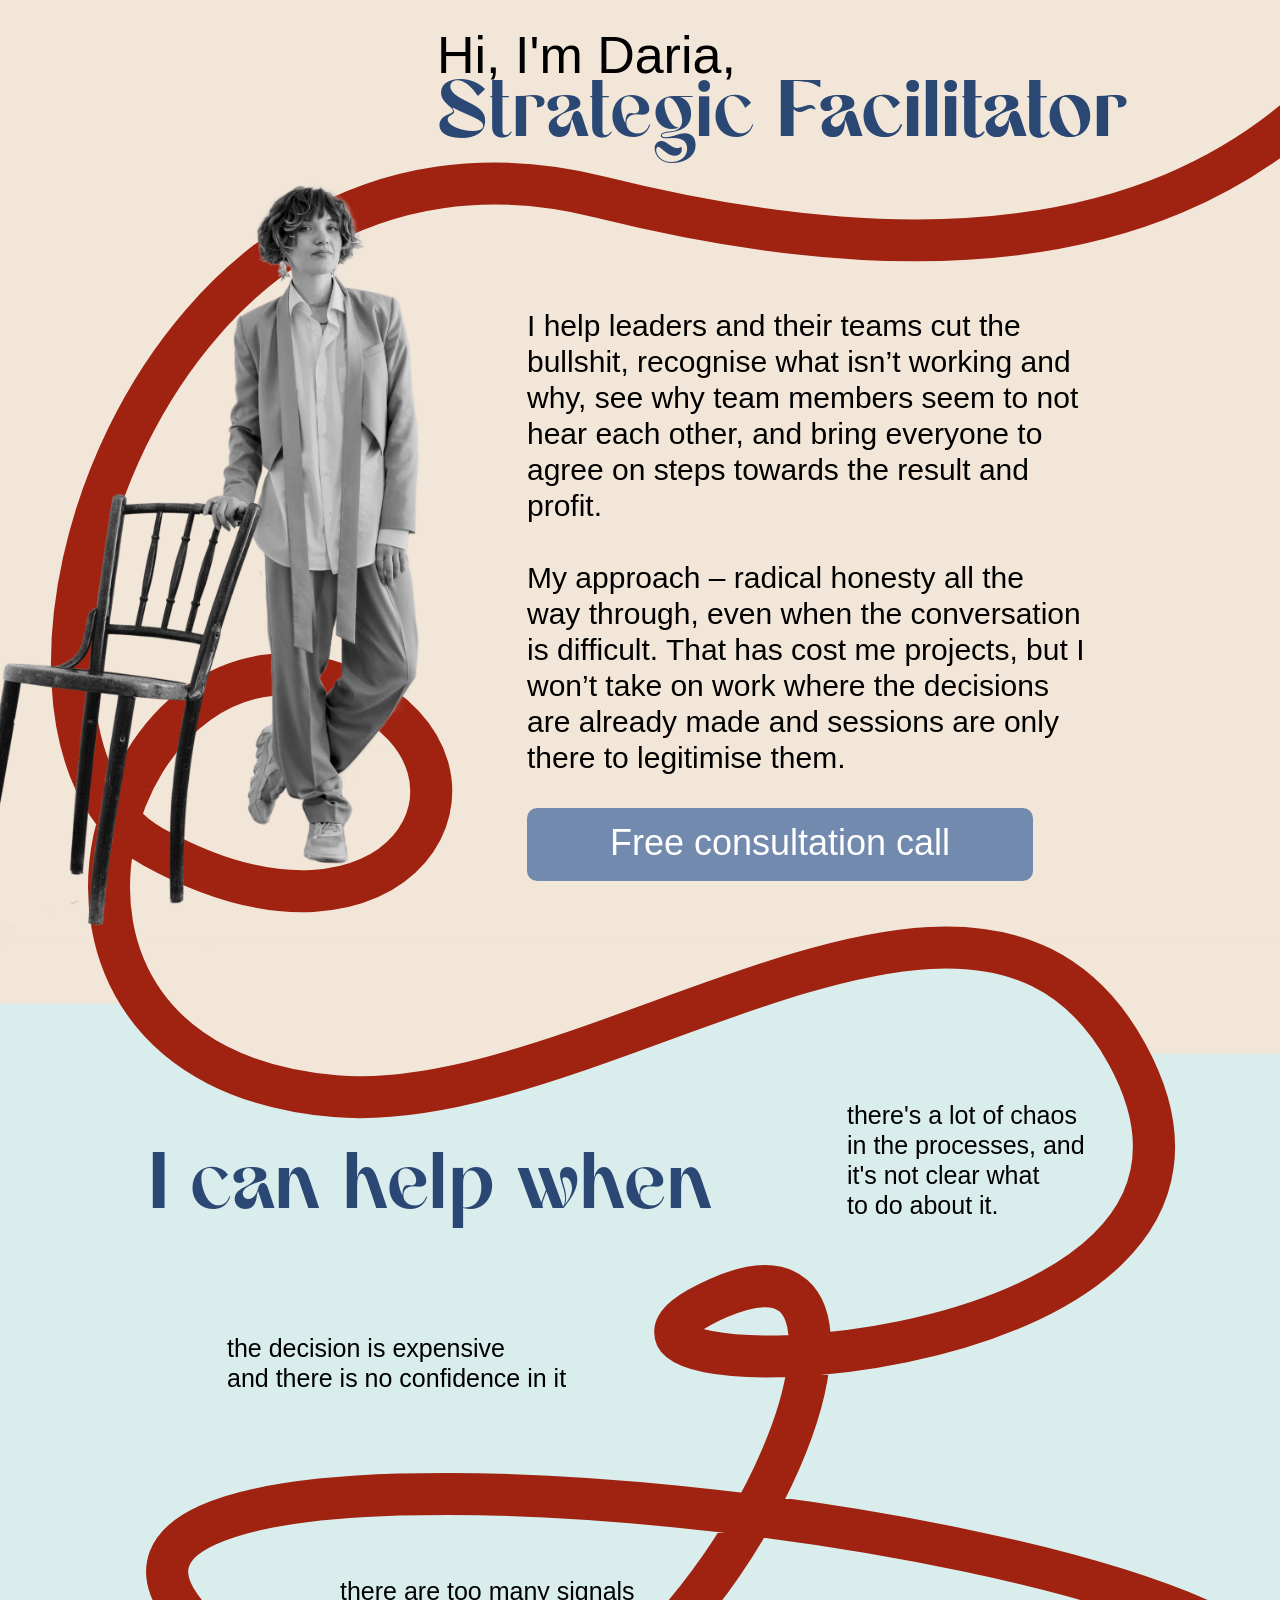
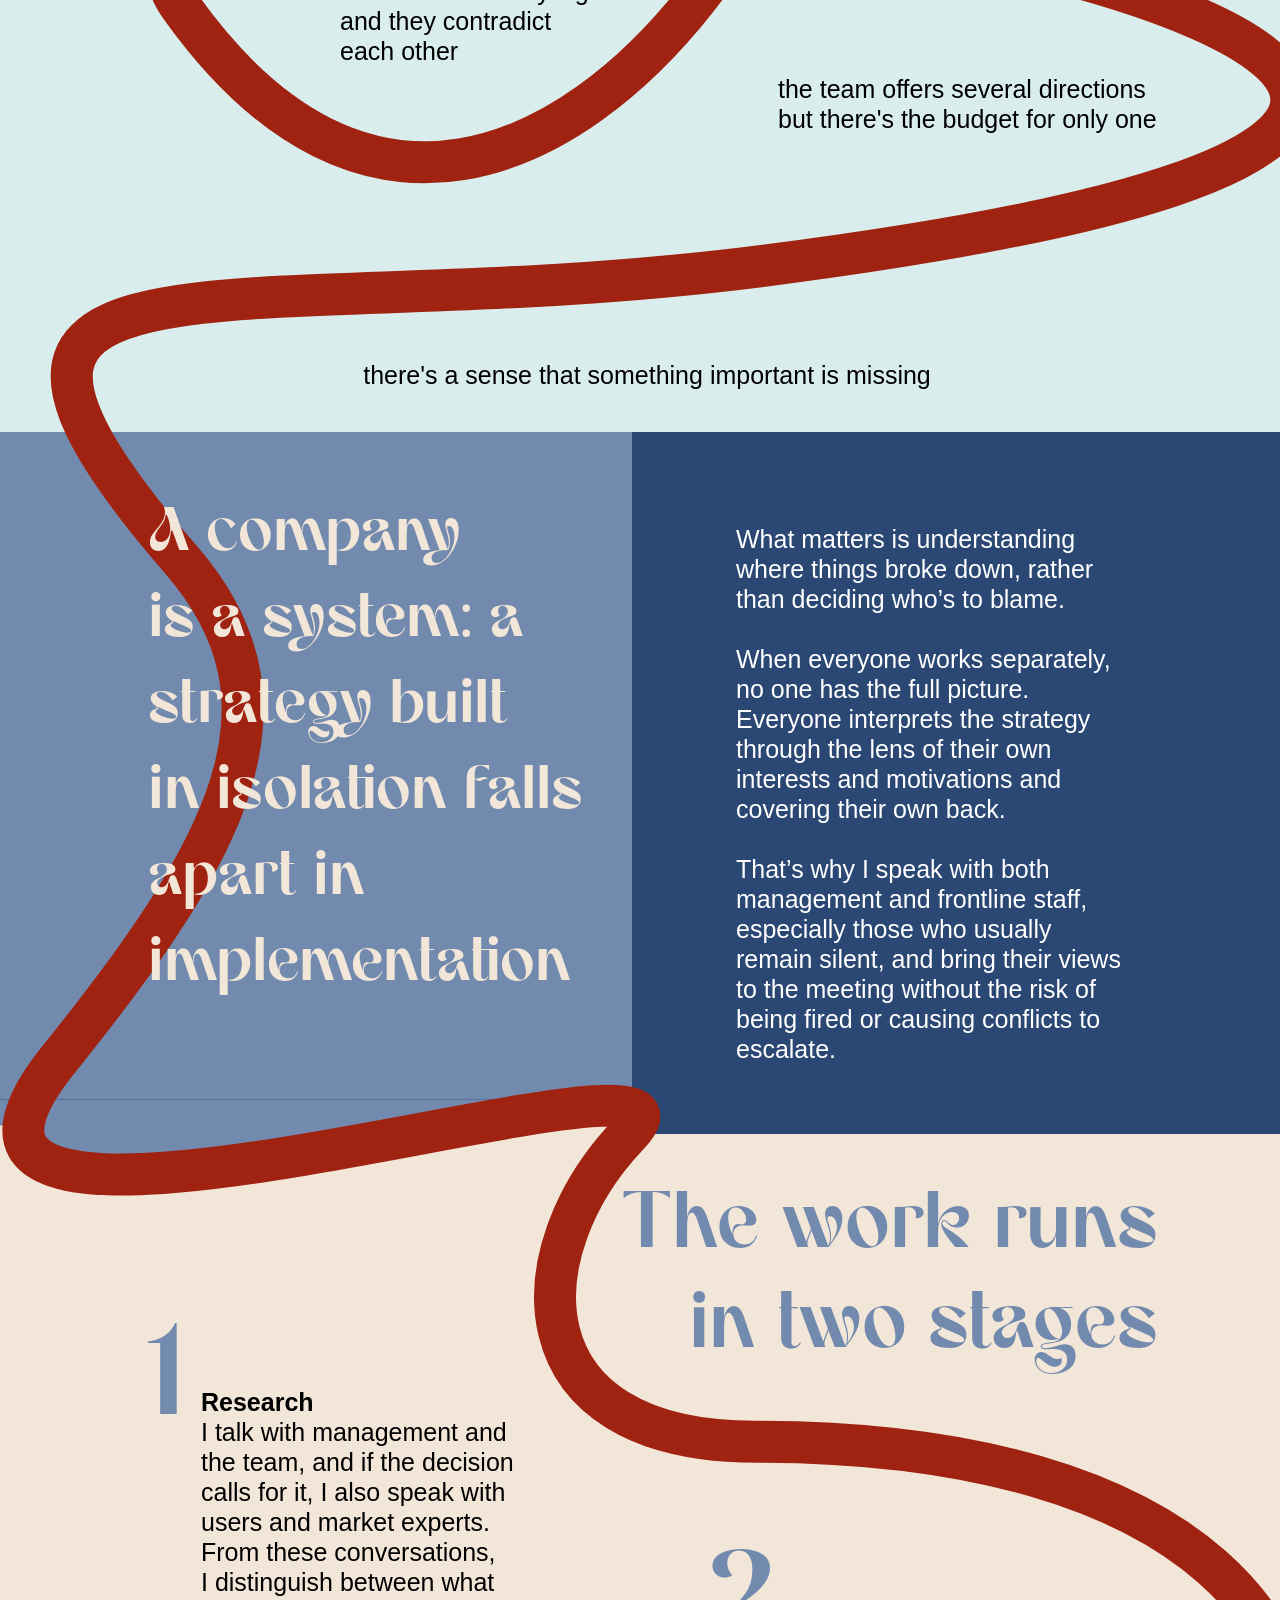
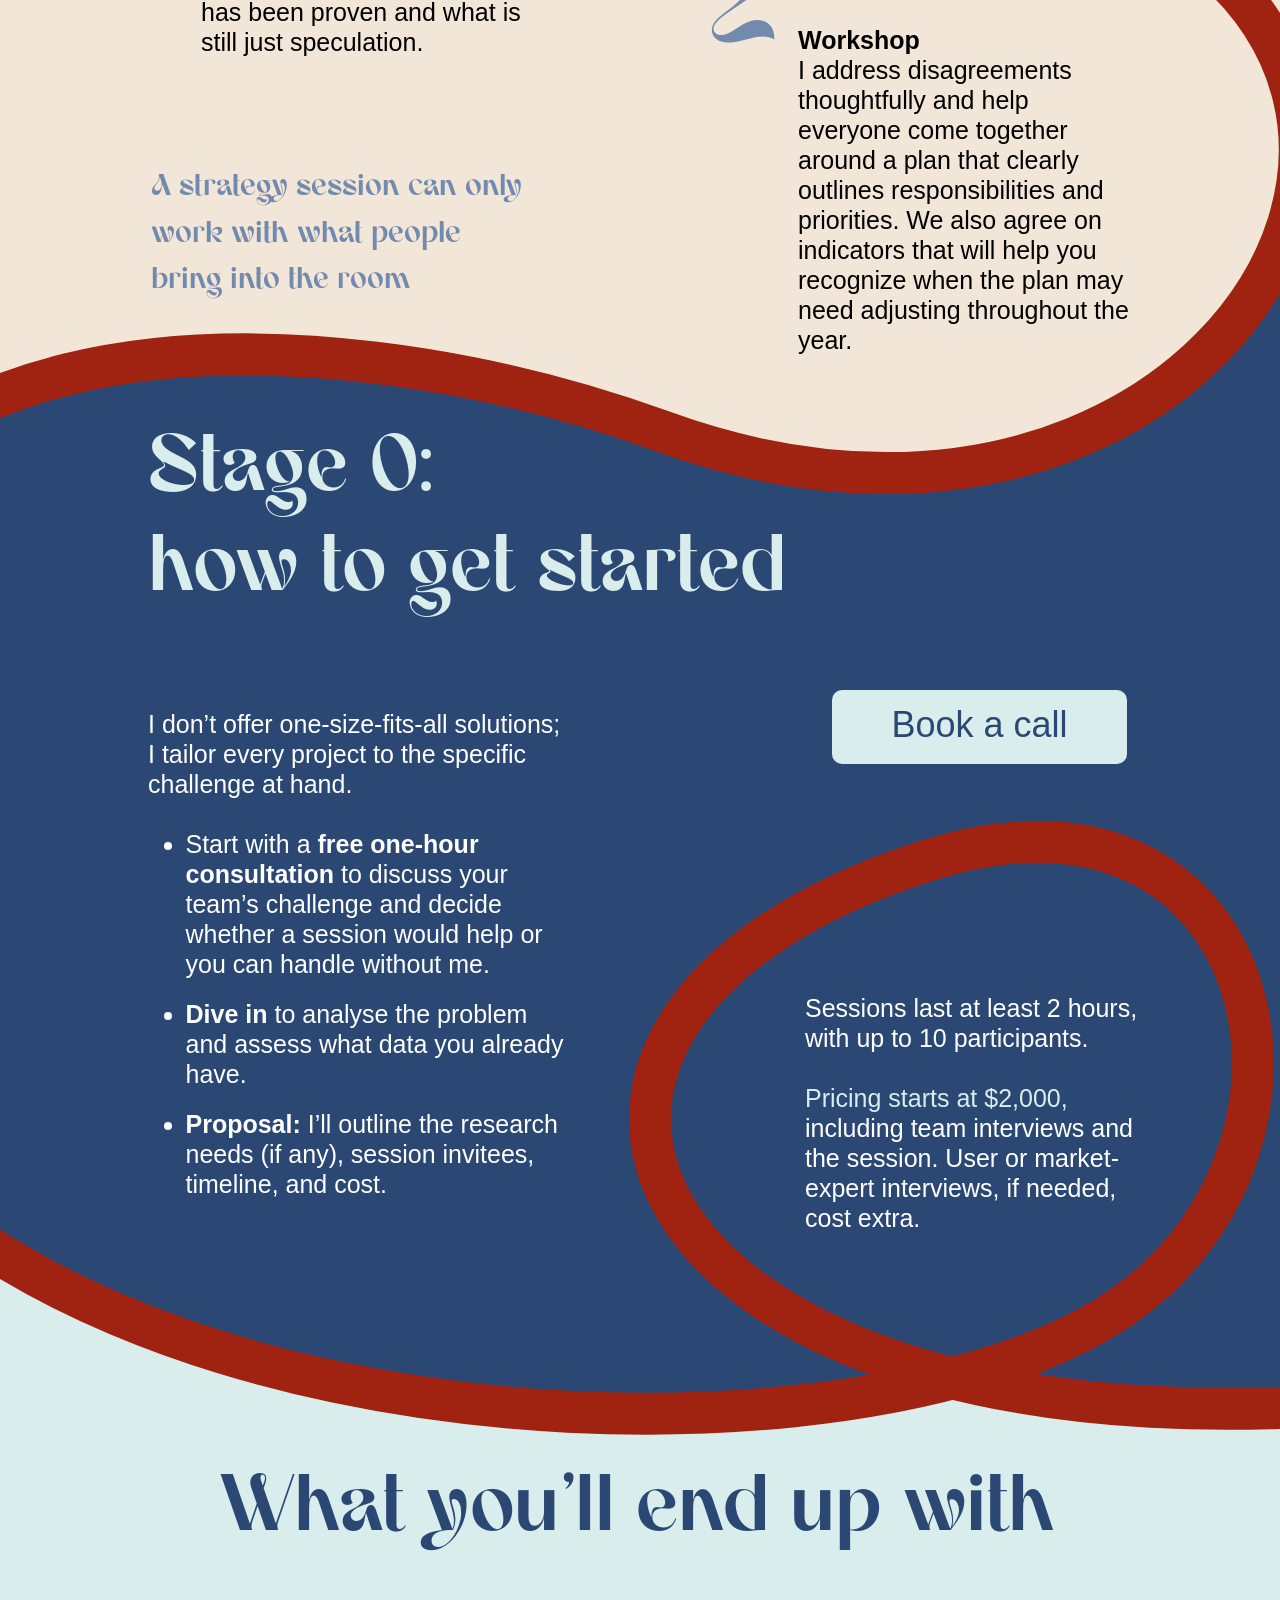
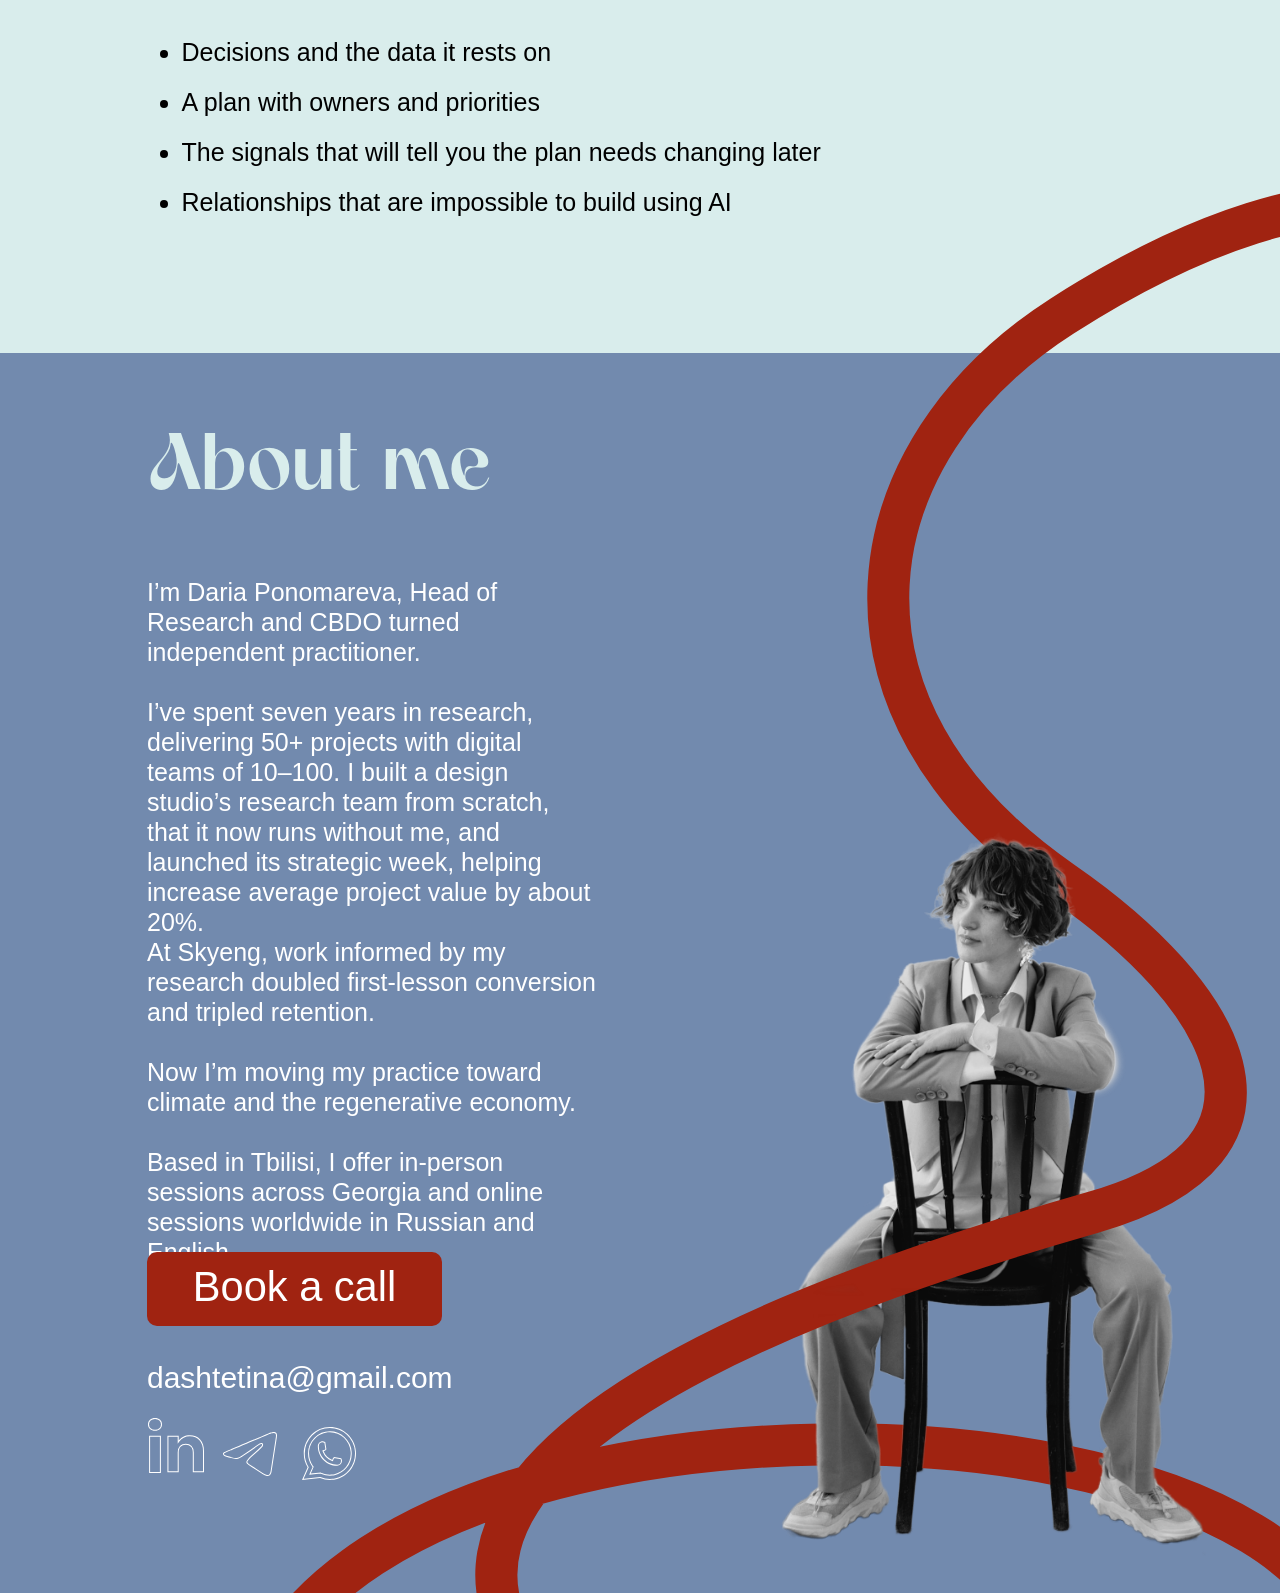
<file: index.html>
<!doctype html>
<html lang="en">
<head>
  <meta charset="utf-8">
  <meta name="viewport" content="width=device-width, initial-scale=1">

  <title>Strategic Facilitator for Leaders and Teams | Daria Ponomareva</title>
  <meta name="description" content="Online strategy sessions for leaders and their teams worldwide: find what isn’t working and why, and agree on one plan with owners. In English or Russian.">
  <link rel="canonical" href="https://strategic-facilitator.com/">
  <link rel="alternate" hreflang="en" href="https://strategic-facilitator.com/">
  <link rel="alternate" hreflang="ru" href="https://strategic-facilitator.com/ru/">
  <link rel="alternate" hreflang="x-default" href="https://strategic-facilitator.com/">
  <meta name="robots" content="index, follow, max-image-preview:large">
  <meta name="author" content="Daria Ponomareva">
  <meta name="theme-color" content="#f2e6d8">

  <!-- Open Graph / social previews -->
  <meta property="og:type" content="website">
  <meta property="og:site_name" content="Daria Ponomareva — Strategic Facilitator">
  <meta property="og:title" content="Daria Ponomareva — Strategic Facilitator for Leaders and Teams">
  <meta property="og:description" content="Research and strategy sessions that bring a team to one plan with owners, priorities and signals for when to change course.">
  <meta property="og:url" content="https://strategic-facilitator.com/">
  <meta property="og:image" content="https://strategic-facilitator.com/assets/img/og-image.jpg?v=2">
  <meta property="og:image:width" content="1200">
  <meta property="og:image:height" content="630">
  <meta property="og:image:alt" content="Daria Ponomareva — Strategic Facilitator">
  <meta property="og:locale" content="en_US">
  <meta property="og:locale:alternate" content="ru_RU">
  <meta name="twitter:card" content="summary_large_image">
  <meta name="twitter:title" content="Daria Ponomareva — Strategic Facilitator for Leaders and Teams">
  <meta name="twitter:description" content="Research and strategy sessions that bring a team to one plan with owners and priorities.">
  <meta name="twitter:image" content="https://strategic-facilitator.com/assets/img/og-image.jpg?v=2">

  <link rel="icon" href="favicon.svg" type="image/svg+xml">
  <link rel="apple-touch-icon" href="apple-touch-icon.png">

  <link rel="preload" href="assets/fonts/armany-semibold.otf" as="font" type="font/otf" crossorigin>
  <style>html,body{margin:0;background:#f2e6d8}</style>
  <link rel="stylesheet" href="assets/styles.css?v=16">

  <script type="application/ld+json">
  {
    "@context": "https://schema.org",
    "@graph": [
      {
        "@type": "Person",
        "@id": "https://strategic-facilitator.com/#daria",
        "name": "Daria Ponomareva",
        "alternateName": "Дарья Пономарёва",
        "jobTitle": "Strategic Facilitator",
        "knowsAbout": ["Strategic facilitation", "Strategy sessions and workshops", "Stakeholder alignment", "Project setup", "Product strategy", "User and market research", "Organizational change", "Climate tech", "Regenerative economy"],
        "description": "Head of Research and CBDO turned independent strategic facilitator. Seven years in research, 50+ projects with digital teams of 10–100.",
        "email": "mailto:dashtetina@gmail.com",
        "url": "https://strategic-facilitator.com/",
        "image": "https://strategic-facilitator.com/assets/img/daria-standing.webp",
        "knowsLanguage": ["en", "ru"],
        "sameAs": ["https://www.linkedin.com/in/strategic-facilitator/", "https://t.me/dashtetina"]
      },
      {
        "@type": "ProfessionalService",
        "@id": "https://strategic-facilitator.com/#service",
        "name": "Daria Ponomareva — Strategic Facilitation",
        "url": "https://strategic-facilitator.com/",
        "image": "https://strategic-facilitator.com/assets/img/og-image.jpg?v=2",
        "email": "dashtetina@gmail.com",
        "telephone": "+995598668856",
        "founder": { "@id": "https://strategic-facilitator.com/#daria" },
        "areaServed": "Worldwide",
        "availableLanguage": ["English", "Russian"],
        "priceRange": "From $2,000",
        "potentialAction": { "@type": "ReserveAction", "name": "Book a free consultation call", "target": "https://calendly.com/daria_p/new-meeting" },
        "hasOfferCatalog": {
          "@type": "OfferCatalog",
          "name": "Strategy work",
          "itemListElement": [
            { "@type": "Offer", "price": "0", "priceCurrency": "USD",
              "itemOffered": { "@type": "Service", "name": "Free one-hour consultation" } },
            { "@type": "Offer", "priceCurrency": "USD",
              "priceSpecification": { "@type": "PriceSpecification", "minPrice": 2000, "priceCurrency": "USD" },
              "itemOffered": { "@type": "Service", "name": "Strategy session with team research",
                "description": "Team interviews plus a facilitated strategy session of at least 2 hours for up to 10 participants." } }
          ]
        }
      },
      {
        "@type": "WebSite",
        "@id": "https://strategic-facilitator.com/#website",
        "url": "https://strategic-facilitator.com/",
        "name": "Daria Ponomareva — Strategic Facilitator",
        "inLanguage": "en",
        "publisher": { "@id": "https://strategic-facilitator.com/#daria" }
      }
    ]
  }
  </script>
</head>
<body>
<div class="page">
<main class="canvas">

  <!-- ===== background bands & shapes (decorative) ===== -->
  <div aria-hidden="true">
    <div class="c band br d" style="--bg:var(--navy);--x:632;--y:2032;--w:648;--h:690"></div>
    <div class="c band bl br" style="--bg:var(--navy);--x:0;--y:3669;--w:1280;--h:973;--mx:0;--my:2658;--mw:393;--mh:700"></div>
    <div class="c band bl br" style="--bg:var(--mint);--x:0;--y:901;--w:1280;--h:1131;--mx:0;--my:600;--mw:393;--mh:545"></div>
    <div class="c band bl br" style="--bg:var(--sand);--x:0;--y:2722;--w:1280;--h:947;--mx:0;--my:1792;--mw:393;--mh:875"></div>
    <div class="c band bl br" style="--bg:var(--blue);--x:0;--y:5153;--w:1280;--h:1240;--mx:0;--my:3695;--mw:393;--mh:901"></div>
    <div class="c band bl d" style="--bg:var(--blue);--x:0;--y:2032;--w:632;--h:734"></div>
    <div class="c band m" style="--bg:var(--blue);--mx:0;--my:1145;--mw:393;--mh:308"></div>
    <div class="c band m" style="--bg:var(--navy);--mx:0;--my:1453;--mw:393;--mh:344"></div>
    <div class="c band bl br" style="--bg:var(--mint);--x:0;--y:4600;--w:1280;--h:553;--mx:0;--my:3358;--mw:393;--mh:353"></div>
    <div class="c band bl br" style="--bg:var(--sand);--x:0;--y:0;--w:1280;--h:972;--mx:0;--my:0;--mw:393;--mh:600"></div>
    <div class="c shape static-edge d" style="--x:280;--y:2700.5;--w:361.63;--h:81"><img src="assets/img/d-vector3.svg" alt="" width="362" height="81"></div>
    <div class="c shape static-edge d" style="--x:-51;--y:3485.5;--w:1346;--h:207.5"><img src="assets/img/d-vector2.svg" alt="" width="1346" height="208"></div>
    <div class="c shape static-edge d" style="--x:108;--y:961;--w:677;--h:130"><img src="assets/img/d-vector6.svg" alt="" width="677" height="130"></div>
    <div class="c shape static-edge d" style="--x:-58.5;--y:4422;--w:590;--h:240"><img src="assets/img/d-vector7.svg" alt="" width="590" height="240"></div>
    <div class="c shape static-edge m" style="--mx:-4;--my:503.5;--mw:395.5;--mh:113"><img src="assets/img/m-vector4.svg" alt="" width="396" height="113"></div>
    <div class="c shape static-edge m" style="--mx:21;--my:1773.07;--mw:311.5;--mh:37.43"><img src="assets/img/m-vector3.svg" alt="" width="312" height="37"></div>
    <div class="c shape static-edge m" style="--mx:-2.67;--my:2540.06;--mw:400;--mh:142.5"><img src="assets/img/m-vector5.svg" alt="" width="400" height="143"></div>
    <div class="c shape static-edge m" style="--mx:-4;--my:3315;--mw:101;--mh:51"><img src="assets/img/m-vector6.svg" alt="" width="101" height="51"></div>

    <!-- the red thread -->
    <div class="c thread d" style="--x:-1205.59;--y:-12.27;--w:2935;--h:8406.56;--mx:-370.15;--my:-3.77;--mw:901.14;--mh:2581.08" aria-hidden="true"><svg viewBox="0 0 2935 8406.56" preserveAspectRatio="none" fill="none" focusable="false"><path d="M2605.09 19.27C2524.1 124.3 2355.36 346.15 1805.96 209.35C1344.13 94.35 1155.31 747.25 1359.08 859.33C1606.2 995.25 1726.23 781.22 1559.87 703.11C1323.84 592.29 1161.25 1076.2 1540.75 1108.42C1800.16 1130.44 2183.8 794.99 2332.56 1066.05C2517.62 1403.27 1686.38 1415.43 1923.79 1310.4C2213.67 1182.16 1756.09 2137.27 1386.44 1619.31C1174.83 1322.79 3505.05 1680.65 1970.7 1877.91C1444.65 1945.54 1086.81 1826.28 1386.44 2171.82C1511.96 2316.57 1434.1 2460.87 1263.76 2672.26C1042.32 2947.06 1950.59 2625.27 1834.59 2746.27C1722.52 2863.17 1718.09 3053.98 1961.44 3053.98C2863.15 3053.98 2509.81 3877.45 1867.88 3643.56C1536.19 3522.71 922.95 3470.57 950.31 4066.77C977.67 4662.97 2040.01 4727.49 2332.09 4515.77C2561.09 4349.77 2468.99 3965.91 2133.84 4072.51C1622.09 4235.27 1833.59 4699.27 2625.59 4609.77C2656.2 4606.31 2915.93 5106.85 2903.14 5102.07C2731.28 5029.1 2573.34 4932.66 2267.99 5128.1C2057.59 5262.77 2015.04 5519.39 2267.99 5694.27C2429.99 5806.27 2522.12 5960.63 2298.09 6024.77C920.09 6419.27 2339.92 6824.91 2504.08 6611.76C2860.46 6149.02 1216.41 6097.64 1475.88 6702.23C1735.36 7306.81 2071.18 7403.9 905.74 7382.28C-259.69 7360.65 -36.84 8181.03 308.69 8173.97C654.21 8166.91 901.33 8239.28 950.31 8397.27" stroke="#A02311" stroke-width="42"/></svg></div>
    <div class="c thread m" style="--x:-1635.11;--y:-330.0;--w:3426.82;--h:23082.6;--mx:-502.03;--my:-101.32;--mw:1052.14;--mh:7087.08" aria-hidden="true"><svg viewBox="0 0 1052.14 7087.08" preserveAspectRatio="none" fill="none" focusable="false"><path d="M840 11.4792C947 101.479 886.14 368.468 607 260.479C401.5 180.979 401.9 482.558 482.5 579.979C580.246 698.125 738.5 545.979 619.5 533.681C486.065 519.891 487.274 666.989 704 684.479C846.5 695.979 859.5 627.979 899 724.979C1012.03 1002.54 543.5 807.979 634 807.979C794.5 807.979 715 1302.48 534 1039.98C387.107 826.945 1179.36 1039.49 776.5 1155.98C569 1215.98 423.5 1125.48 552 1561.48C572.878 1632.32 572 1707.98 528 1806.48C424.233 2038.78 738.5 1776.98 835 1894.98C927.641 2008.26 383.758 2314.99 552 2330.98C1126 2385.54 1022 2851.48 743.5 2707.48C579.222 2622.54 351.98 2538.96 362.802 3057.19C373.624 3575.42 811.006 3486.83 862.5 3380.48C908.5 3285.48 808 3156.48 651.5 3223.98C491.335 3293.06 630.5 3542.48 1001 3422.98C1012.79 3419.18 1084.02 3533.98 986.5 3869.48C918.524 3806.06 936.224 3688.69 861 3956.98C809.159 4141.87 866.695 4293.12 980.5 4387.48C1007.91 4410.21 993.825 4445.42 899 4438.48C366 4399.48 832 4807.48 914 4608.98C972.909 4466.38 278.866 4533.46 381.5 5058.98C484.134 5584.5 821.744 6221.52 360.765 6202.72C-100.214 6183.92 -12.0674 6897.02 124.603 6890.88C261.273 6884.75 359.019 6947.65 378.394 7084.98" stroke="#A02311" stroke-width="20"/></svg></div>
  </div>

  <!-- ===== HERO ===== -->
  <header>
    <div class="c photo" style="--x:-116.4;--y:103.8;--w:780.1;--h:847;--mx:-183.5;--my:59.4;--mw:476.8;--mh:517.7">
      <img src="assets/img/daria-standing.webp" alt="Daria Ponomareva, strategic facilitator, standing next to a chair" width="1842" height="2000" fetchpriority="high">
    </div>
    <h1>
      <span class="c t" style="--oy:0;font-family:Helvetica,Arial,sans-serif;--fs:52;--mfs:20;--x:437;--y:24;--mx:128;--my:14;white-space:nowrap">Hi, I'm Daria,</span>
      <span class="c d-title" style="--oy:0;color:var(--navy);--z:2;--mz:5;--x:437;--y:66;--w:809;--mx:128;--my:32;--mw:255"><span class="hero-role">Strategic Facilitator</span></span>
    </h1>
    <span class="c d-title d" aria-hidden="true" style="--oy:0;color:var(--navy);--x:776;--y:66;--w:399">Facilitator</span>
    <div class="c t" style="--fs:30;--x:527;--y:308;--w:558;--mx:192;--my:208;--mw:173;--mz:2">
      <p>I help leaders and their teams cut the bullshit, <span class="d">recognise what isn’t working and why, </span>see why team members seem to not hear each other, and bring everyone to agree on steps towards the result and profit.</p>
      <p>My approach – radical honesty all the way through, even when the conversation is difficult. That has cost me projects, but I won’t take on work where the decisions are already made and sessions are only there to legitimise them.</p>
    </div>
    <a class="c btn" href="https://calendly.com/daria_p/new-meeting" target="_blank" rel="noopener" style="background:var(--blue);color:#fff;--x:527;--y:808;--w:506;--h:73;--mx:192;--my:519;--mw:173;--mh:25;--mz:2">Free consultation call</a>
  </header>

  <!-- ===== I CAN HELP WHEN ===== -->
  <section aria-labelledby="help">
    <h2 id="help" class="c d-title" style="color:var(--navy);--z:2;--x:148;--y:1138;--w:764;--mx:30;--my:597;--mw:346">I can help when</h2>
    <ul class="help-list">
      <li class="c t" style="--z:2;--x:847;--y:1100;--w:296;--mx:235;--my:659;--mw:138">there's a lot of chaos<br>in the processes, and<br>it's not clear what<br>to do about it.</li>
      <li class="c t" style="--z:2;--x:227;--y:1333;--w:357;--mx:33;--my:761;--mw:137">the decision is <br class="m">expensive <br class="d">and there <br class="m">is no confidence in it</li>
      <li class="c t" style="--z:2;--x:340;--y:1576;--w:320;--mx:71;--my:885;--mw:130">there are too many <br class="m">signals <br class="d">and they <br class="m">contradict <br>each other</li>
      <li class="c t" style="--z:2;--x:778;--y:1674;--w:391;--mx:229;--my:938;--mw:140">the team offers <br class="m">several directions <br>but there's the budget for only one</li>
      <li class="c t center-d right-m" style="--z:2;--x:346;--y:1960;--w:602;--mx:121;--my:1097;--mw:242;--mz:5">there's a sense that something <br class="m">important is missing</li>
    </ul>
  </section>

  <!-- ===== SYSTEM ===== -->
  <section aria-labelledby="system">
    <h2 id="system" class="c d-title" style="color:var(--sand);--dfs:62;--lh:86;--mdfs:35;--mlh:42;--x:148;--y:2092;--w:484;--mx:44;--my:1179;--mw:319">A company <br>is a system: a strategy built in&nbsp;isolation falls apart in implementation</h2>
    <div class="c t" style="color:#fff;--z:2;--x:736;--y:2124;--w:394;--mx:99;--my:1475;--mw:262">
      <p>What matters is understanding where things broke down, rather than deciding who’s to blame.</p>
      <p>When everyone works separately, no one has the full picture. Everyone interprets the strategy through the lens of their own interests and motivations and covering their own back.</p>
      <p>That’s why I speak with both management and frontline staff, especially those who usually remain silent, and bring their views to the meeting without the risk of being fired or causing conflicts to escalate.</p>
    </div>
  </section>

  <!-- ===== TWO STAGES ===== -->
  <section aria-labelledby="stages">
    <h2 id="stages" class="c d-title right-d" style="color:var(--blue);--z:2;--x:607;--y:2777;--w:551;--mx:31;--my:1822;--mw:257">The work runs<br> in two stages</h2>
    <ol class="stages">
      <li>
        <span class="c d-title center num" aria-hidden="true" style="color:var(--blue);--z:2;--x:142;--y:2924;--w:47;--mx:256;--my:1984;--mw:53">1</span>
        <div class="c t" style="--z:2;--x:201;--y:2987;--w:327;--mx:188;--my:2070;--mw:178">
          <h3>Research</h3>
          <p>I talk with management and the team, and if the decision calls for it, I also speak with users and market experts. From these conversations, <br>I distinguish between what has been proven and what <br class="m">is still just speculation.</p>
        </div>
      </li>
      <li>
        <span class="c d-title center num" aria-hidden="true" style="color:var(--blue);--z:2;--x:708;--y:3150;--w:47;--mx:99;--my:2232;--mw:53">2</span>
        <div class="c t" style="--z:2;--x:798;--y:3225;--w:335;--mx:34;--my:2321;--mw:178">
          <h3>Workshop</h3>
          <p>I address disagreements thoughtfully and help everyone come together around a plan that clearly outlines responsibilities and priorities. We also agree on indicators that will help you recognize when the plan may need adjusting throughout the year.</p>
        </div>
      </li>
    </ol>
    <p class="c t quote" style="color:var(--blue);--z:2;--fs:30;--x:151;--y:3365;--w:386;--mx:246;--my:2468;--mw:120">A <span class="d">strategy </span>session can <br class="m">only work with what people bring into the room</p>
  </section>

  <!-- ===== STAGE 0 ===== -->
  <section aria-labelledby="start">
    <h2 id="start" class="c d-title" style="color:var(--mint);--x:148;--y:3620;--w:699;--mx:31;--my:2606;--mw:345">Stage 0: <br>how to <br class="m">get started</h2>
    <a class="c btn" href="https://calendly.com/daria_p/new-meeting" target="_blank" rel="noopener" style="background:var(--mint);color:var(--navy);--z:2;--mz:5;--x:832;--y:3890;--w:295;--h:74;--mx:147;--my:2781;--mw:117;--mh:31">Book a call</a>
    <div class="c t" style="color:#fff;--x:148;--y:3909;--w:425;--mx:35;--my:2849;--mw:329">
      <p>I don’t offer one-size-fits-all solutions; <br class="d">I tailor every project to the specific challenge at hand.</p>
      <ul class="list">
        <li>Start with a <strong>free one-hour consultation</strong> to discuss your team’s challenge and decide whether a session would help or you can handle without me.</li>
        <li><strong>Dive in</strong> to analyse the problem and assess what data you already have.</li>
        <li><strong>Proposal:</strong> I’ll outline the research needs (if any), session invitees, timeline, and cost.</li>
      </ul>
    </div>
    <div class="c t" style="color:#fff;--x:805;--y:4193;--w:361;--mx:141;--my:3161;--mw:206">
      <p>Sessions last at least 2 hours, with up to 10 participants.</p>
      <p style="color:var(--mint)"><span class="med">Pricing starts at $2,000</span>, <span style="color:#fff">including team interviews and the session. User or market-expert interviews, if needed, cost extra.</span></p>
    </div>
  </section>

  <!-- ===== OUTCOMES ===== -->
  <section aria-labelledby="outcomes">
    <h2 id="outcomes" class="c d-title center" style="color:var(--navy);--lh:116;--mz:2;--x:147;--y:4652;--w:980;--mx:35;--my:3399;--mw:330">What you'll <br class="m">end up with</h2>
    <ul class="c t list tight" style="--mz:2;--x:144;--y:4837;--w:712;--mx:35;--my:3540;--mw:330">
      <li>Decisions and the data it rests on</li>
      <li>A plan with owners and priorities</li>
      <li>The signals that will tell you the plan needs changing later</li>
      <li>Relationships that are impossible to build using AI</li>
    </ul>
  </section>

  <!-- ===== ABOUT ===== -->
  <section aria-labelledby="about">
    <h2 id="about" class="c d-title" style="color:var(--mint);--lh:116;--mz:2;--x:148;--y:5211;--w:885;--mx:33;--my:3735;--mw:241">About me</h2>
    <div class="c t" style="color:#fff;--mz:2;--x:147;--y:5377;--w:449;--mx:35;--my:3812;--mw:209">
      <p>I’m Daria Ponomareva, Head of Research and CBDO turned independent practitioner.</p>
      <p>I’ve spent seven years in research, delivering 50+ projects with digital teams of 10–100. I built a design studio’s research team from scratch, that it now runs without me, and launched its strategic week, helping increase average project value by about 20%. <br>At Skyeng, work informed by my research doubled first-lesson conversion and tripled retention.</p>
      <p>Now I’m moving my practice toward climate and the regenerative economy.</p>
      <p>Based in Tbilisi, I offer in-person sessions across Georgia and online sessions worldwide in Russian and English.</p>
    </div>
    <div class="c photo" aria-hidden="true" style="--z:2;--x:630;--y:5379;--w:708;--h:1061;--mx:98;--my:3895;--mw:453;--mh:679">
      <img src="assets/img/daria-chair.png" alt="" width="867" height="1300" loading="lazy">
    </div>
    <div class="c photo" style="--x:629;--y:5378;--w:709;--h:1064;--mx:97;--my:3894;--mw:455;--mh:682">
      <img src="assets/img/daria-chair-top.png" alt="Daria sitting on a chair" width="867" height="1300" loading="lazy">
    </div>
  </section>

  <!-- ===== CONTACTS ===== -->
  <footer>
    <a class="c btn" href="https://calendly.com/daria_p/new-meeting" target="_blank" rel="noopener" style="background:var(--red);color:#fff;--bfs:52;--x:147;--y:6052;--w:295;--h:74;--mx:34;--my:4235.0;--mw:117;--mh:31">Book a call</a>
    <a class="c t" href="mailto:dashtetina@gmail.com?subject=Facilitation" style="color:#fff;text-decoration:none;white-space:nowrap;--fs:30;--mfs:16;--mz:2;--x:147;--y:6160;--mx:33;--my:4285">dashtetina@gmail.com</a>
    <nav aria-label="Social links">
      <a class="c icon" href="https://www.linkedin.com/in/strategic-facilitator/" rel="me noopener" target="_blank" style="--x:148;--y:6218;--w:55.77;--h:55.03;--mx:34;--my:4315.22;--mw:22.98;--mh:22.67"><span class="sr-only">LinkedIn</span><img class="d" src="assets/img/d-linkedin.svg" alt="" width="56" height="55"><img class="m" src="assets/img/m-linkedin.svg" alt="" width="23" height="23"></a>
      <a class="c icon" href="https://t.me/dashtetina" rel="me noopener" target="_blank" style="--x:223;--y:6232;--w:54;--h:44;--mx:65;--my:4321.0;--mw:22;--mh:18"><span class="sr-only">Telegram</span><img class="d" src="assets/img/d-telegram.svg" alt="" width="54" height="44"><img class="m" src="assets/img/m-telegram.svg" alt="" width="22" height="18"></a>
      <a class="c icon" href="https://wa.me/995598668856" rel="me noopener" target="_blank" style="--x:301.6;--y:6226.87;--w:54.51;--h:52.74;--mx:97.27;--my:4318.88;--mw:22.45;--mh:21.72"><span class="sr-only">WhatsApp</span><img class="d" src="assets/img/d-whatsapp.svg" alt="" width="55" height="53"><img class="m" src="assets/img/m-whatsapp.svg" alt="" width="22" height="22"></a>
    </nav>
  </footer>

</main>
</div>
<script src="assets/thread.js?v=15" defer></script>
<!-- Cloudflare Web Analytics --><script type='module' src='https://static.cloudflareinsights.com/beacon.min.js' data-cf-beacon='{"token": "2b2b12033616410c9dac507409154447"}'></script><!-- End Cloudflare Web Analytics -->
</body>
</html>
</file>
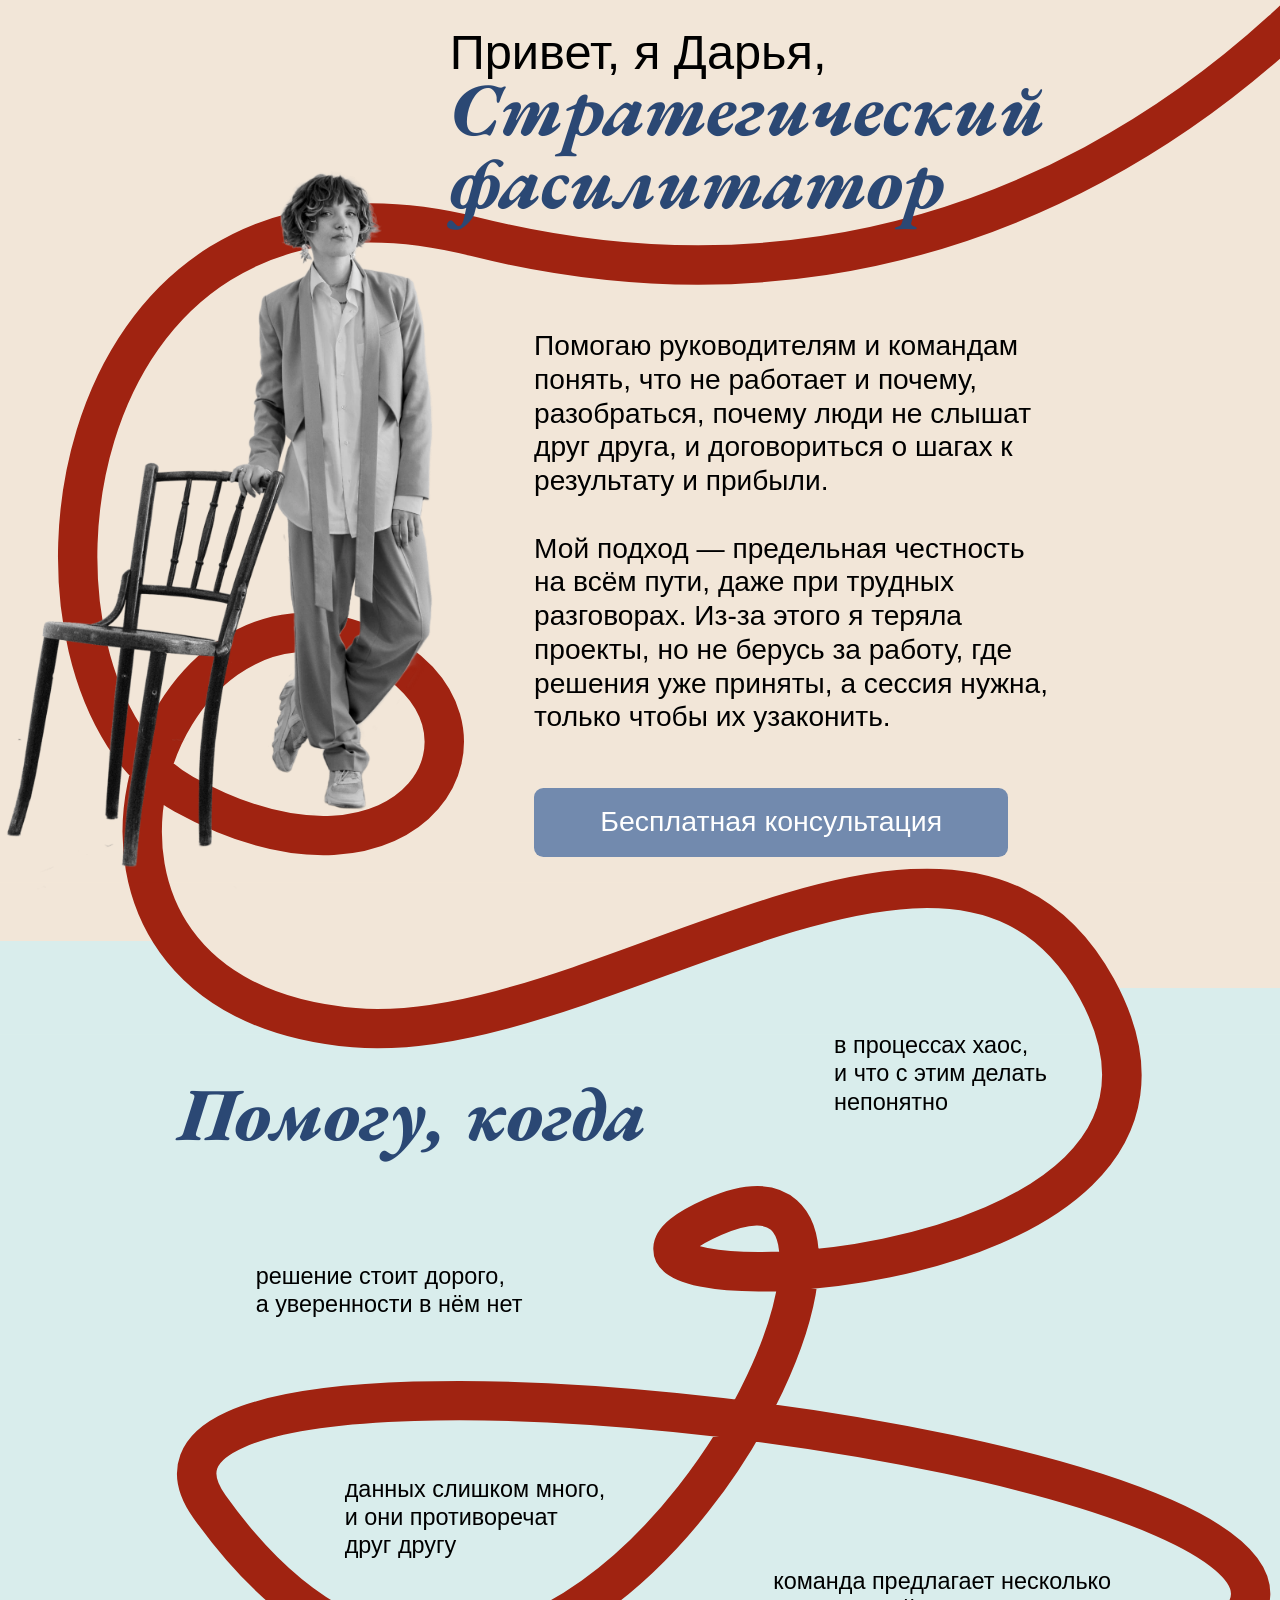
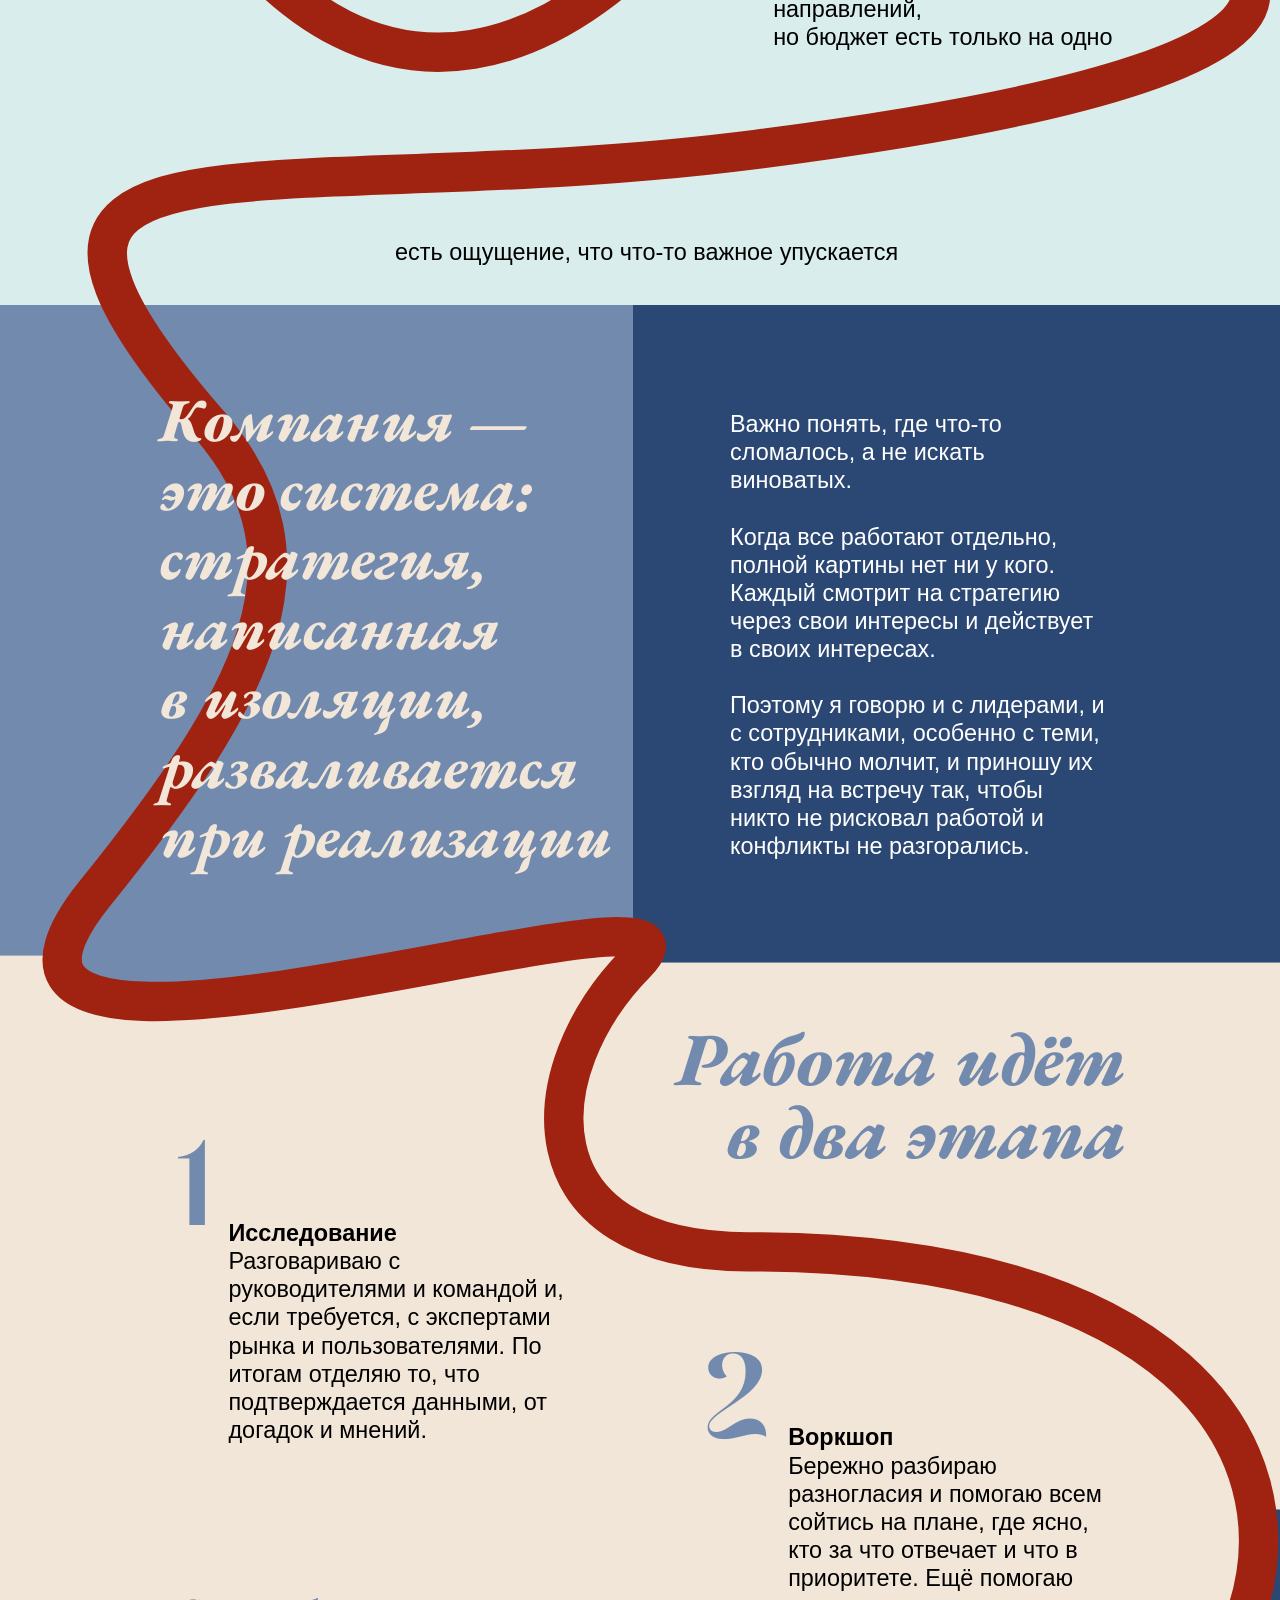
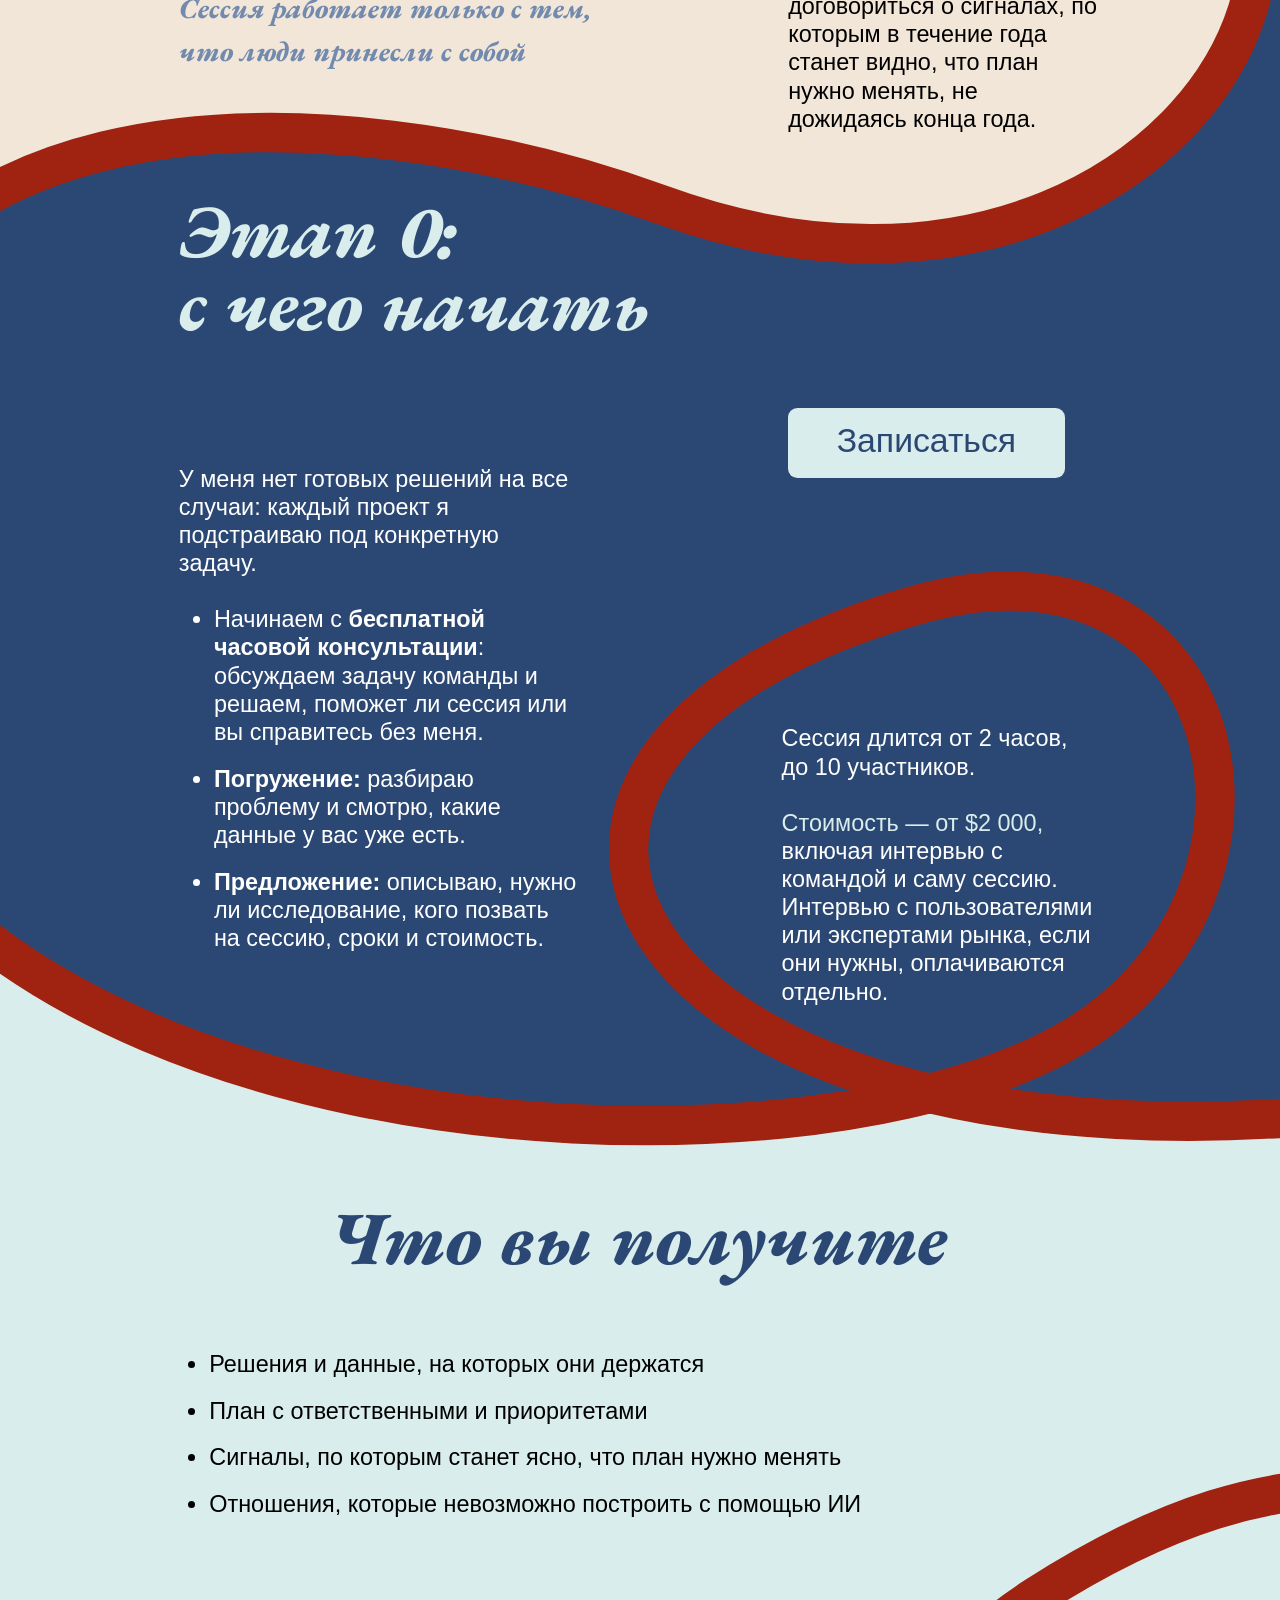
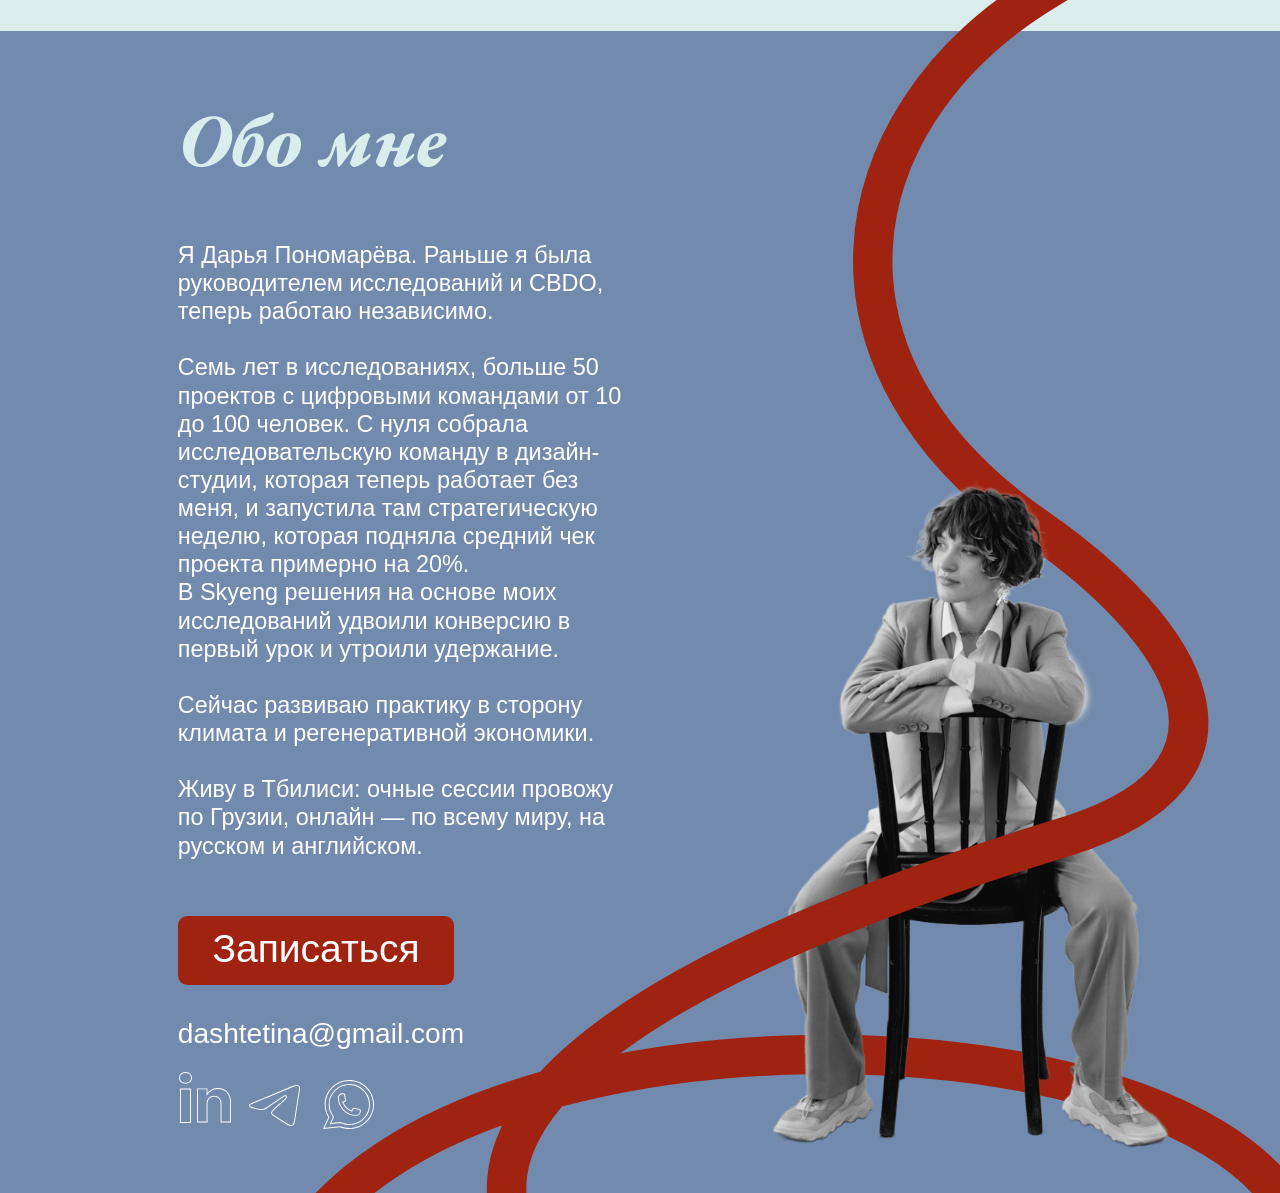
<file: ru/index.html>
<!doctype html>
<html lang="ru">
<head>
  <meta charset="utf-8">
  <meta name="viewport" content="width=device-width, initial-scale=1">

  <title>Фасилитатор стратегических сессий | Дарья Пономарёва</title>
  <meta name="description" content="Стратегические сессии онлайн для руководителей и команд: разбираемся, что не работает и почему, и договариваемся об общем плане с ответственными.">
  <link rel="canonical" href="https://strategic-facilitator.com/ru/">
  <link rel="alternate" hreflang="en" href="https://strategic-facilitator.com/">
  <link rel="alternate" hreflang="ru" href="https://strategic-facilitator.com/ru/">
  <link rel="alternate" hreflang="x-default" href="https://strategic-facilitator.com/">
  <meta name="robots" content="index, follow, max-image-preview:large">
  <meta name="author" content="Дарья Пономарёва">
  <meta name="theme-color" content="#f2e6d8">

  <!-- Open Graph / social previews -->
  <meta property="og:type" content="website">
  <meta property="og:site_name" content="Дарья Пономарёва — стратегический фасилитатор">
  <meta property="og:title" content="Дарья Пономарёва — стратегический фасилитатор для руководителей и команд">
  <meta property="og:description" content="Исследование и стратегическая сессия, после которых у руководителей и команды один план: с ответственными, приоритетами и сигналами, когда его пора менять.">
  <meta property="og:url" content="https://strategic-facilitator.com/ru/">
  <meta property="og:image" content="https://strategic-facilitator.com/assets/img/og-image-ru.jpg?v=2">
  <meta property="og:image:width" content="1200">
  <meta property="og:image:height" content="630">
  <meta property="og:image:alt" content="Дарья Пономарёва — стратегический фасилитатор">
  <meta property="og:locale" content="ru_RU">
  <meta property="og:locale:alternate" content="en_US">
  <meta name="twitter:card" content="summary_large_image">
  <meta name="twitter:title" content="Дарья Пономарёва — стратегический фасилитатор для руководителей и команд">
  <meta name="twitter:description" content="Стратегические сессии онлайн: один план с ответственными и приоритетами.">
  <meta name="twitter:image" content="https://strategic-facilitator.com/assets/img/og-image-ru.jpg?v=2">

  <link rel="icon" href="../favicon.svg" type="image/svg+xml">
  <link rel="apple-touch-icon" href="../apple-touch-icon.png">

  <link rel="preload" href="../assets/fonts/armany-semibold.otf" as="font" type="font/otf" crossorigin>
  <link rel="preconnect" href="https://fonts.googleapis.com">
  <link rel="preconnect" href="https://fonts.gstatic.com" crossorigin>
  <link rel="stylesheet" href="https://fonts.googleapis.com/css2?family=EB+Garamond:ital,wght@1,800&amp;display=swap">
  <style>html,body{margin:0;background:#f2e6d8}</style>
  <link rel="stylesheet" href="../assets/styles.css?v=16">

  <script type="application/ld+json">
  {
    "@context": "https://schema.org",
    "@graph": [
      {
        "@type": "WebPage",
        "@id": "https://strategic-facilitator.com/ru/#webpage",
        "url": "https://strategic-facilitator.com/ru/",
        "name": "Фасилитатор стратегических сессий | Дарья Пономарёва",
        "inLanguage": "ru",
        "isPartOf": { "@id": "https://strategic-facilitator.com/#website" },
        "about": { "@id": "https://strategic-facilitator.com/#service" }
      },
      {
        "@type": "ProfessionalService",
        "@id": "https://strategic-facilitator.com/#service",
        "name": "Дарья Пономарёва — стратегическая фасилитация",
        "url": "https://strategic-facilitator.com/ru/",
        "image": "https://strategic-facilitator.com/assets/img/og-image-ru.jpg?v=2",
        "email": "dashtetina@gmail.com",
        "telephone": "+995598668856",
        "areaServed": "Worldwide",
        "availableLanguage": ["Russian", "English"],
        "potentialAction": { "@type": "ReserveAction", "name": "Записаться на бесплатную консультацию", "target": "https://calendly.com/daria_p/new-meeting" },
        "founder": {
          "@type": "Person",
          "@id": "https://strategic-facilitator.com/#daria",
          "name": "Дарья Пономарёва",
          "alternateName": "Daria Ponomareva",
          "jobTitle": "Стратегический фасилитатор",
          "knowsAbout": ["Стратегическая фасилитация", "Стратегические сессии и воркшопы", "Согласование стейкхолдеров", "Сетап проекта", "Продуктовая стратегия", "Исследования пользователей и рынка", "Организационные изменения", "Климатические технологии", "Регенеративная экономика"],
          "knowsLanguage": ["ru", "en"],
          "sameAs": ["https://www.linkedin.com/in/strategic-facilitator/", "https://t.me/dashtetina"]
        }
      }
    ]
  }
  </script>
</head>
<body>
<div class="page">
<main class="canvas" style="--mch:4325">

  <!-- ===== background bands & shapes (decorative) ===== -->
  <div aria-hidden="true">
    <div class="c band br d" style="--bg:var(--navy);--x:632;--y:2032;--w:648;--h:690"></div>
    <div class="c band bl br" style="--bg:var(--navy);--x:0;--y:3669;--w:1280;--h:973;--mx:0;--my:2633;--mw:393;--mh:635"></div>
    <div class="c band bl br" style="--bg:var(--mint);--x:0;--y:901;--w:1280;--h:1131;--mx:0;--my:600;--mw:393;--mh:545"></div>
    <div class="c band bl br" style="--bg:var(--sand);--x:0;--y:2722;--w:1280;--h:947;--mx:0;--my:1797;--mw:393;--mh:836"></div>
    <div class="c band bl br" style="--bg:var(--blue);--x:0;--y:5153;--w:1280;--h:1240;--mx:0;--my:3550;--mw:393;--mh:775"></div>
    <div class="c band bl d" style="--bg:var(--blue);--x:0;--y:2032;--w:632;--h:734"></div>
    <div class="c band m" style="--bg:var(--blue);--mx:0;--my:1145;--mw:393;--mh:308"></div>
    <div class="c band m" style="--bg:var(--navy);--mx:0;--my:1453;--mw:393;--mh:344"></div>
    <div class="c band bl br" style="--bg:var(--mint);--x:0;--y:4600;--w:1280;--h:553;--mx:0;--my:3268;--mw:393;--mh:282"></div>
    <div class="c band bl br" style="--bg:var(--sand);--x:0;--y:0;--w:1280;--h:972;--mx:0;--my:0;--mw:393;--mh:600"></div>
    <div class="c shape static-edge d" style="--x:280;--y:2700.5;--w:361.63;--h:81"><img src="../assets/img/d-vector3.svg" alt="" width="362" height="81"></div>
    <div class="c shape static-edge d" style="--x:-51;--y:3485.5;--w:1346;--h:207.5"><img src="../assets/img/d-vector2.svg" alt="" width="1346" height="208"></div>
    <div class="c shape static-edge d" style="--x:108;--y:961;--w:677;--h:130"><img src="../assets/img/d-vector6.svg" alt="" width="677" height="130"></div>
    <div class="c shape static-edge d" style="--x:-58.5;--y:4422;--w:590;--h:240"><img src="../assets/img/d-vector7.svg" alt="" width="590" height="240"></div>
    <div class="c shape static-edge m" style="--mx:-8;--my:503.5;--mw:395.5;--mh:113"><img src="../assets/img/m-vector4.svg" alt="" width="396" height="113"></div>
    <div class="c shape static-edge m" style="--mx:27;--my:1767.2;--mw:311;--mh:42.81"><img src="../assets/img/m-vector3.svg" alt="" width="312" height="37"></div>
    <div class="c shape static-edge m" style="--mx:-11;--my:2516;--mw:413;--mh:142"><img src="../assets/img/m-vector5.svg" alt="" width="400" height="143"></div>
    <div class="c shape static-edge m" style="--mx:-8.5;--my:3217;--mw:111.5;--mh:58"><img src="../assets/img/m-vector6.svg" alt="" width="101" height="51"></div>

    <!-- the red thread -->
    <div class="c thread d" style="--x:-1174;--y:-83;--w:2872;--h:8468" aria-hidden="true"><svg viewBox="0 0 2872 8468" preserveAspectRatio="none" fill="none" focusable="false"><path d="M2606.50 0C2525.51 105.03 2187.40 472.30 1638 335.50C1176.17 220.50 1123.72 817.98 1327.49 930.06C1574.61 1065.98 1694.64 851.95 1528.28 773.84C1292.25 663.02 1129.66 1146.93 1509.16 1179.15C1768.57 1201.17 2152.21 865.72 2300.97 1136.78C2486.03 1474.00 1654.79 1486.16 1892.20 1381.13C2182.08 1252.89 1724.50 2208 1354.85 1690.04C1143.24 1393.52 3473.46 1751.38 1939.11 1948.64C1413.06 2016.27 1055.22 1897.01 1354.85 2242.55C1480.37 2387.30 1402.51 2531.60 1232.17 2742.99C1010.73 3017.79 1928.37 2696.63 1810 2816.50C1696.21 2931.73 1686.50 3124.71 1929.85 3124.71C2831.56 3124.71 2478.22 3948.18 1836.29 3714.29C1504.60 3593.44 891.36 3541.30 918.72 4137.50C946.08 4733.70 2008.42 4798.22 2300.50 4586.50C2529.50 4420.50 2439.50 4043.50 2102.25 4143.24C1540.43 4309.39 1802 4770 2594 4680.50C2624.61 4677.04 2884.34 5177.58 2871.55 5172.80C2699.69 5099.83 2541.75 5003.39 2236.40 5198.83C2026 5333.50 1983.45 5590.12 2236.40 5765C2398.40 5877 2489.27 6027.13 2266.50 6095.50C891.50 6517.50 2308.33 6895.64 2472.49 6682.49C2828.87 6219.75 1184.82 6168.37 1444.29 6772.96C1703.77 7377.54 2039.59 7474.63 874.15 7453.01C-291.28 7431.38 -68.43 8251.76 277.10 8244.70C622.62 8237.64 869.74 8310.01 918.72 8468" stroke="#A02311" stroke-width="42"/></svg></div>
    <div class="c thread m" style="--mx:-481;--my:-90;--mw:1009.29;--mh:7073.5" aria-hidden="true"><svg viewBox="0 0 1009.29 7073.5" preserveAspectRatio="none" fill="none" focusable="false"><path d="M825 0C932 90 871.14 326.99 592 219C386.50 139.50 386.90 471.08 467.50 568.50C565.25 686.65 723.50 534.50 604.50 522.20C471.07 508.41 472.27 655.51 689 673C831.50 684.50 844.50 616.50 884 713.50C997.03 991.06 559.96 772.92 650 782C818.50 799 621 1235 519 1028.50C408.61 805.01 1160.50 986.50 761.50 1144.50C560.67 1224.03 408.50 1114 537 1550C557.88 1620.84 557 1696.50 513 1795C409.23 2027.30 723.50 1765.50 820 1883.50C912.64 1996.78 375.19 2084.66 522.50 2167.50C955.50 2411 1005.50 2809 727 2665C562.72 2580.06 336.98 2527.48 347.80 3045.71C356.18 3447 806.42 3378.83 846 3267.50C894 3132.50 780.50 3035 624 3102.50C412.50 3193.72 615.50 3451 986 3331.50C997.79 3327.70 1037 3316.50 976 3503C905.50 3529.50 886 3510.50 833 3664.50C770.51 3846.07 851.70 4021.64 965.50 4116C992.91 4138.73 992.09 4204.36 899 4185C447 4091 734.50 4574.50 899 4337.50C986.98 4210.75 285 4185 346.50 4831C397.25 5364.04 806.74 6210.04 345.77 6191.24C-115.21 6172.44 -27.07 6885.54 109.60 6879.40C246.27 6873.27 344.02 6936.17 363.39 7073.50" stroke="#A02311" stroke-width="20"/></svg></div>
  </div>

  <!-- ===== HERO ===== -->
  <header>
    <div class="c photo" style="--x:-116.4;--y:103.8;--w:780.1;--h:847;--mx:-183.5;--my:59.4;--mw:476.8;--mh:517.7">
      <img src="../assets/img/daria-standing.webp" alt="Дарья Пономарёва, стратегический фасилитатор, стоит рядом со стулом" width="1842" height="2000" fetchpriority="high">
    </div>
    <h1>
      <span class="c t" style=";font-family:Helvetica,Arial,sans-serif;--fs:52;--mfs:20;--x:437;--y:24;--mx:117;--my:14;white-space:nowrap">Привет, я Дарья,</span>
      <span class="c d-title" style=";color:var(--navy);--z:5;--mz:5;--lh:78;--mdfs:32;--mlh:31;--x:437;--y:77;--w:809;--mx:116;--my:37;--mw:262"><span class="hero-role">Стратегический <br>фасилитатор</span></span>
    </h1>
    <div class="c t" style="--fs:30;--x:527;--y:351;--w:558;--mx:198;--my:188;--mw:173;--mz:2">
      <p>Помогаю руководителям и командам понять, что не работает и почему, разобраться, почему люди не слышат друг друга, и договориться о шагах к результату и прибыли.</p>
      <p>Мой подход — предельная честность на всём пути, даже при трудных разговорах. Из-за этого я теряла проекты, но не берусь за работу, где решения уже приняты, а сессия нужна, только чтобы их узаконить.</p>
    </div>
    <a class="c btn" href="https://calendly.com/daria_p/new-meeting" target="_blank" rel="noopener" style="background:var(--blue);color:#fff;--x:527;--y:841;--w:506;--h:73;--mx:198;--my:504;--mw:173;--mh:25;--mz:2;--bfs:38;--mbfs:12.5">Бесплатная консультация</a>
  </header>

  <!-- ===== I CAN HELP WHEN ===== -->
  <section aria-labelledby="help">
    <h2 id="help" class="c d-title" style="color:var(--navy);--z:2;--x:148;--y:1138;--w:764;--mx:36;--my:607;--mw:346;--mdfs:32;--mlh:31">Помогу, когда</h2>
    <ul class="help-list">
      <li class="c t" style="--z:2;--x:847;--y:1100;--w:296;--mx:241;--my:649;--mw:138">в процессах хаос,<br>и что с этим делать<br>непонятно</li>
      <li class="c t" style="--z:2;--x:230;--y:1346;--w:357;--mx:33;--my:747;--mw:155">решение стоит <br class="m">дорого, <br class="d">а уверенности <br class="m">в нём нет</li>
      <li class="c t" style="--z:2;--x:325;--y:1573;--w:307;--mx:70;--my:876;--mw:123">данных слишком <br class="m">много, <br class="d">и они <br class="m">противоречат <br>друг другу</li>
      <li class="c t" style="--z:2;--x:782;--y:1671;--w:391;--mx:215;--my:936;--mw:163">команда предлагает <br class="m">несколько направлений, <br>но бюджет есть только на одно</li>
      <li class="c t center-d right-m" style="--z:2;--x:346;--y:1960;--w:602;--mx:133;--my:1097;--mw:242;--mz:5">есть ощущение, что что-то <br class="m">важное упускается</li>
    </ul>
  </section>

  <!-- ===== SYSTEM ===== -->
  <section aria-labelledby="system">
    <h2 id="system" class="c d-title" style="color:var(--sand);--dfs:65;--lh:74;--mdfs:28;--mlh:31;--x:128;--y:2117;--w:504;--mx:50;--my:1223;--mw:317">Компания — <br class="d">это система: стратегия, написанная в&nbsp;изоляции, разваливается при реализации</h2>
    <div class="c t" style="color:#fff;--z:2;--x:736;--y:2144;--w:403;--mx:106;--my:1491;--mw:260">
      <p>Важно понять, где что-то сломалось, а не искать виноватых.</p>
      <p>Когда все работают отдельно, полной картины нет ни у кого. Каждый смотрит на стратегию через свои интересы и действует в своих интересах.</p>
      <p>Поэтому я говорю и с лидерами, и с сотрудниками, особенно с теми, кто обычно молчит, и приношу их взгляд на встречу так, чтобы никто не рисковал работой и конфликты не разгорались.</p>
    </div>
  </section>

  <!-- ===== TWO STAGES ===== -->
  <section aria-labelledby="stages">
    <h2 id="stages" class="c d-title right-d" style="color:var(--blue);--z:2;--x:607;--y:2797;--w:551;--mx:33;--my:1841;--mw:257;--lh:78;--mdfs:32;--mlh:31">Работа идёт<br> в два этапа</h2>
    <ol class="stages">
      <li>
        <span class="c d-title center num" aria-hidden="true" style="color:var(--blue);--z:2;--x:142;--y:2924;--w:47;--mx:244;--my:1914;--mw:53">1</span>
        <div class="c t" style="--z:2;--x:201;--y:3007;--w:372;--mx:175;--my:2000;--mw:190">
          <h3>Исследование</h3>
          <p>Разговариваю с руководителями и командой и, если требуется, с экспертами рынка и пользователями. По итогам отделяю то, что подтверждается данными, от догадок и мнений.</p>
        </div>
      </li>
      <li>
        <span class="c d-title center num" aria-hidden="true" style="color:var(--blue);--z:2;--x:708;--y:3150;--w:47;--mx:97;--my:2170;--mw:53">2</span>
        <div class="c t" style="--z:2;--x:798;--y:3225;--w:335;--mx:34;--my:2263;--mw:178">
          <h3>Воркшоп</h3>
          <p>Бережно разбираю разногласия и помогаю всем сойтись на плане, где ясно, кто за что отвечает и что в приоритете. Ещё помогаю договориться о сигналах, по которым в течение года станет видно, что план нужно менять, не дожидаясь конца года.</p>
        </div>
      </li>
    </ol>
    <p class="c t quote" style="color:var(--blue);--z:2;--fs:30;--x:148;--y:3399;--w:441;--mx:245;--my:2486;--mw:120;--lh:33;--mfs:14;--mlh:14">Сессия <br class="m">работает только с тем, что люди принесли с собой</p>
  </section>

  <!-- ===== STAGE 0 ===== -->
  <section aria-labelledby="start">
    <h2 id="start" class="c d-title" style="color:var(--mint);--x:148;--y:3620;--w:699;--mx:34;--my:2563;--mw:345;--lh:78;--mdfs:32;--mlh:31">Этап 0: <br>с чего начать</h2>
    <a class="c btn" href="https://calendly.com/daria_p/new-meeting" target="_blank" rel="noopener" style="background:var(--mint);color:var(--navy);--z:2;--mz:5;--x:798;--y:3849;--w:295;--h:74;--mx:150;--my:2658;--mw:117;--mh:31">Записаться</a>
    <div class="c t" style="color:#fff;--x:148;--y:3909;--w:425;--mx:32;--my:2725;--mw:333">
      <p>У меня нет готовых решений на все случаи: каждый проект я подстраиваю под конкретную задачу.</p>
      <ul class="list">
        <li>Начинаем с <strong>бесплатной часовой консультации</strong>: обсуждаем задачу команды и решаем, поможет ли сессия или вы справитесь без меня.</li>
        <li><strong>Погружение:</strong> разбираю проблему и смотрю, какие данные у вас уже есть.</li>
        <li><strong>Предложение:</strong> описываю, нужно ли исследование, кого позвать на сессию, сроки и стоимость.</li>
      </ul>
    </div>
    <div class="c t" style="color:#fff;--x:791;--y:4186;--w:339;--mx:138;--my:3046;--mw:214">
      <p>Сессия длится от 2 часов, до 10 участников.</p>
      <p style="color:var(--mint)"><span class="med">Стоимость — от $2&nbsp;000</span>, <span style="color:#fff">включая интервью с командой и саму сессию. Интервью с пользователями или экспертами рынка, если они нужны, оплачиваются отдельно.</span></p>
    </div>
  </section>

  <!-- ===== OUTCOMES ===== -->
  <section aria-labelledby="outcomes">
    <h2 id="outcomes" class="c d-title center-d" style="color:var(--navy);--lh:116;--mz:2;--x:147;--y:4675;--w:980;--mx:33;--my:3310;--mw:332;--mdfs:32;--mlh:31">Что вы получите</h2>
    <ul class="c t list tight" style="--mz:2;--x:143;--y:4853;--w:781;--mx:33;--my:3377;--mw:332">
      <li>Решения и данные, на которых они держатся</li>
      <li>План с ответственными и приоритетами</li>
      <li>Сигналы, по которым станет ясно, что план нужно менять</li>
      <li>Отношения, которые невозможно построить с помощью ИИ</li>
    </ul>
  </section>

  <!-- ===== ABOUT ===== -->
  <section aria-labelledby="about">
    <h2 id="about" class="c d-title" style="color:var(--mint);--lh:116;--mz:2;--x:148;--y:5211;--w:885;--mx:40;--my:3572;--mw:241;--mdfs:32;--mlh:31">Обо мне</h2>
    <div class="c t" style="color:#fff;--mz:2;--x:147;--y:5377;--w:482;--mx:33;--my:3626;--mw:205">
      <p>Я Дарья Пономарёва. Раньше я была руководителем исследований и CBDO, теперь работаю независимо.</p>
      <p>Семь лет в исследованиях, больше 50 проектов с цифровыми командами от 10 до 100 человек. С нуля собрала исследовательскую команду в дизайн-студии, которая теперь работает без меня, и запустила там стратегическую неделю, которая подняла средний чек проекта примерно на 20%. <br>В Skyeng решения на основе моих исследований удвоили конверсию в первый урок и утроили удержание.</p>
      <p>Сейчас развиваю практику в сторону климата и регенеративной экономики.</p>
      <p>Живу в Тбилиси: очные сессии провожу по Грузии, онлайн — по всему миру, на русском и английском.</p>
    </div>
    <div class="c photo" aria-hidden="true" style="--z:2;--x:630;--y:5379;--w:708;--h:1061;--mx:115;--my:3626;--mw:453;--mh:679">
      <img src="../assets/img/daria-chair.png" alt="" width="867" height="1300" loading="lazy">
    </div>
    <div class="c photo" style="--x:629;--y:5378;--w:709;--h:1064;--mx:113;--my:3624;--mw:455;--mh:682">
      <img src="../assets/img/daria-chair-top.png" alt="Дарья сидит на стуле" width="867" height="1300" loading="lazy">
    </div>
  </section>

  <!-- ===== CONTACTS ===== -->
  <footer>
    <a class="c btn" href="https://calendly.com/daria_p/new-meeting" target="_blank" rel="noopener" style="background:var(--red);color:#fff;--bfs:52;--x:147;--y:6097.0;--w:295;--h:74;--mx:34;--my:4120;--mw:117;--mh:31">Записаться</a>
    <a class="c t" href="mailto:dashtetina@gmail.com?subject=Facilitation" style="color:#fff;text-decoration:none;white-space:nowrap;--fs:30;--mfs:16;--mz:5;--x:147;--y:6205.0;--mx:33;--my:4163">dashtetina@gmail.com</a>
    <nav aria-label="Соцсети">
      <a class="c icon" href="https://www.linkedin.com/in/strategic-facilitator/" rel="me noopener" target="_blank" style="--x:148;--y:6263.0;--w:55.77;--h:55.03;--mx:34;--my:4187;--mw:22.98;--mh:21.12"><span class="sr-only">LinkedIn</span><img class="d" src="../assets/img/d-linkedin.svg" alt="" width="56" height="55"><img class="m" src="../assets/img/m-linkedin.svg" alt="" width="23" height="23"></a>
      <a class="c icon" href="https://t.me/dashtetina" rel="me noopener" target="_blank" style="--x:223;--y:6277.0;--w:54;--h:44;--mx:65;--my:4192.38;--mw:22;--mh:16.77"><span class="sr-only">Telegram</span><img class="d" src="../assets/img/d-telegram.svg" alt="" width="54" height="44"><img class="m" src="../assets/img/m-telegram.svg" alt="" width="22" height="18"></a>
      <a class="c icon" href="https://wa.me/995598668856" rel="me noopener" target="_blank" style="--x:301.6;--y:6271.87;--w:54.51;--h:52.74;--mx:97.27;--my:4190.4;--mw:22.45;--mh:20.24"><span class="sr-only">WhatsApp</span><img class="d" src="../assets/img/d-whatsapp.svg" alt="" width="55" height="53"><img class="m" src="../assets/img/m-whatsapp.svg" alt="" width="22" height="22"></a>
    </nav>
  </footer>

</main>
</div>
<script>window.THREAD_CFG={D:{frame:1280,x:-1174,y:-83,stroke:42},M:{frame:393,x:-481,y:-90,stroke:20},mLines:[[600],[1797],[2633],[3268]]};</script>
<script src="../assets/thread.js?v=15" defer></script>
<!-- Cloudflare Web Analytics --><script type='module' src='https://static.cloudflareinsights.com/beacon.min.js' data-cf-beacon='{"token": "2b2b12033616410c9dac507409154447"}'></script><!-- End Cloudflare Web Analytics -->
</body>
</html>
</file>
<file: assets/styles.css>
/*
  Layout follows the Figma file "Daria's stuff" one-to-one.
  Desktop frame: 1280 × 7256 (always fills the full viewport width).
  Mobile frame:  393 × 4574 (used below 768px, scales with the viewport).
  Every positioned element (.c) takes its Figma coordinates from inline
  custom properties: --x --y --w --h for desktop, --mx --my --mw --mh for mobile.
  One design pixel = var(--u).
*/

@font-face {
  font-family: "Armany";
  src: url("fonts/armany-semibold.otf") format("opentype");
  font-weight: 600;
  font-style: normal;
  font-display: swap;
}

:root {
  --sand: #f2e6d8;
  --mint: #d9edec;
  --navy: #2b4874;
  --blue: #728aae;
  --red: #a02311;
  --coral: #e0674a;
  --green: #205b47;
  --purple: #492e75;
  --sans: "Helvetica Neue", Helvetica, Arial, sans-serif;
  --display: "Armany", Georgia, serif;
  color-scheme: light;
}

*,
*::before,
*::after { box-sizing: border-box; }

html {
  -webkit-text-size-adjust: 100%;
  text-size-adjust: 100%;
  overflow-x: clip;
  background: var(--sand);
}

body {
  margin: 0;
  overflow-x: clip;
  background: var(--sand);
  color: #000;
  font-family: var(--sans);
  font-weight: 300;
  -webkit-font-smoothing: antialiased;
}

h1, h2, h3, p, ul, ol { margin: 0; padding: 0; font: inherit; }
a { color: inherit; }
img { display: block; }

.page { container-type: inline-size; width: 100%; }

.canvas {
  /* desktop: the 1280 frame scales with the window but never above --u-max
     (1px = Figma 1:1); content stays centred, backgrounds and ribbon bleed to the edges */
  --u-max: 1px;
  --u: min(calc(100cqw / 1280), var(--u-max));
  --ox: calc((100cqw - 1280 * var(--u)) / 2);
  --fs-body: 25;
  --fs-display: 80;
  --lh-display: 100;
  position: relative;
  display: flow-root;
  width: 100%;
  height: calc((6393 + var(--oy, 0)) * var(--u));
  overflow: hidden; /* the thread and photos never widen the page or trigger mobile zoom-out */
}

/* ---------- positioned element ---------- */
.c {
  position: absolute;
  left: calc(var(--ox, 0px) + var(--x, 0) * var(--u));
  top: calc((var(--oy, 0) + var(--y, 0)) * var(--u));
  width: calc(var(--w) * var(--u));
  height: calc(var(--h) * var(--u));
  z-index: var(--z, 5);
}
.m { display: none !important; }

/* stacking: bands 0, shapes 1, text under the thread 2, thread 4, everything else 5 */
.c.band { z-index: 0; }
.c.shape { z-index: 1; }
.c.thread { z-index: 4; pointer-events: none; }

.band { background: var(--bg); }

.shape img, .thread img, .photo img, .icon img { width: 100%; height: 100%; }
.photo img { object-fit: cover; }

/* ---------- typography ---------- */
.t {
  font-size: calc(var(--fs, var(--fs-body)) * var(--u));
  line-height: 1.2;
}
.t p + p, .t p + ul { margin-top: 1.2em; }
.t strong, .t h3 { font-weight: 700; }
.t .med { font-weight: 500; }

.d-title {
  font-family: var(--display);
  font-weight: 600;
  font-size: calc(var(--dfs, var(--fs-display)) * var(--u));
  line-height: calc(var(--lh, var(--lh-display)) * var(--u));
}
.d-title.lh-n { line-height: 1.55; }

.list { list-style: disc; }
.list li { margin-left: 1.5em; }
.list li + li { margin-top: calc(20 * var(--u)); }

.right { text-align: right; }
.center { text-align: center; }

/* ---------- buttons ---------- */
.btn {
  display: flex;
  align-items: center;
  justify-content: center;
  border-radius: calc(10 * var(--u));
  font-family: var(--sans);
  font-weight: 500;
  font-size: calc(var(--bfs, 45) * 0.8 * var(--u));
  line-height: 1;
  padding-bottom: calc(4 * var(--u));
  text-decoration: none;
  white-space: nowrap;
  transition: filter .2s ease, transform .2s ease;
}
.btn:hover { filter: brightness(1.08); transform: translateY(-1px); }
.btn:focus-visible, .icon:focus-visible { outline: 3px solid var(--red); outline-offset: 3px; }

.icon { display: block; transition: opacity .2s ease; }
.icon:hover { opacity: .75; }

.sr-only {
  position: absolute; width: 1px; height: 1px; padding: 0; margin: -1px;
  overflow: hidden; clip: rect(0 0 0 0); white-space: nowrap; border: 0;
}

br.m { display: none; }

.help-list, .stages { list-style: none; }
.right-d { text-align: right; }
.center-d { text-align: center; }
.photo.crop { overflow: hidden; }
.photo.crop img { position: absolute; left: -10.86%; top: -13.1%; width: 110.86%; height: 110.81%; max-width: none; }
.num { font-size: calc(128 * var(--u)); line-height: calc(116 * var(--u)); }
.quote { font-family: var(--display); font-weight: 600; line-height: 1.55; }

/* full-width bands stretch past the centred frame to the window edges */
@media (min-width: 768px) {
  .c.band.bl { left: 0; width: calc(var(--ox) + (var(--x) + var(--w)) * var(--u)); }
  .c.band.br { right: 0; width: auto; }
  .c.band.bl.br { left: 0; right: 0; width: auto; }
}

/* ================= MOBILE (393 frame) ================= */
@media (max-width: 767px) {
  .canvas {
    --u: calc(100cqw / 393);
    --ox: 0px;
    --fs-body: 14;
    --fs-display: 48;
    --lh-display: 48;
    width: 100%;
    height: calc((var(--mch, 4574) + var(--moy, 0)) * var(--u));
  }
  .c {
    left: calc(var(--mx, 0) * var(--u));
    top: calc((var(--moy, 0) + var(--my, 0)) * var(--u));
    width: calc(var(--mw) * var(--u));
    height: calc(var(--mh) * var(--u));
    z-index: var(--mz, var(--z, 5));
  }
  .t { font-size: calc(var(--mfs, var(--fs-body)) * var(--u)); }
  .d { display: none !important; }
  .m { display: block !important; }
  .btn.m { display: flex !important; }
  br.d { display: none; }
  br.m { display: inline; }
  .list li { margin-left: 1.5em; }
  .list.tight li + li { margin-top: calc(10 * var(--u)); }
  .btn { font-size: calc(var(--mbfs, 15) * 0.8 * var(--u)); border-radius: calc(5 * var(--u)); padding-bottom: 0; }

  .right-d, .center-d { text-align: left; }
  .photo.crop img { position: static; width: 100%; height: 100%; }
  .right-m { text-align: right; }
  .center-m { text-align: center; }
  .num { font-size: calc(55 * var(--u)); }
  .quote { line-height: 1.2; }
  /* mobile mock-up palette */
  .hero-role { color: var(--purple); }
  .d-title { font-size: calc(var(--mdfs, var(--fs-display)) * var(--u)); line-height: calc(var(--mlh, 48) * var(--u)); }
  .d-title.num { font-size: calc(55 * var(--u)); line-height: calc(116 * var(--u)); }
}

@media (prefers-reduced-motion: reduce) {
  .btn, .icon { transition: none; }
}

/* ---------- thread: inline SVG, animated by assets/thread.js ---------- */
.thread svg { display: block; width: 100%; height: 100%; overflow: visible; }
.thread path { stroke-linecap: butt; }
/* with JS the two static threads are replaced by one morphing thread */
.js-thread .c.thread { display: none !important; }
.thread-morph { position: absolute; inset: 0; z-index: 4; pointer-events: none; }
.thread-morph svg { display: block; width: 100%; height: 100%; overflow: visible; }
/* section edges drawn by assets/thread.js along the ribbon; Figma shapes are the no-JS fallback */
.js-thread .static-edge { display: none !important; }
.edge-morph { position: absolute; inset: 0; z-index: 1; pointer-events: none; }
.edge-morph svg { display: block; width: 100%; height: 100%; }

/* ---------- Russian page: Armany has no Cyrillic, headings use EB Garamond ExtraBold Italic ---------- */
html[lang="ru"] .d-title,
html[lang="ru"] .quote { font-family: "EB Garamond", Georgia, serif; font-style: italic; font-weight: 800; }
html[lang="ru"] .d-title.num { font-family: var(--display); font-style: normal; font-weight: 600; }


/* RU: hero is taller (title sits above the ribbon), so the scale is also
   capped by window height — the first-screen button always fits */
html[lang="ru"] .canvas { --u-max: min(1px, calc(100vh / 960)); }
</file>
